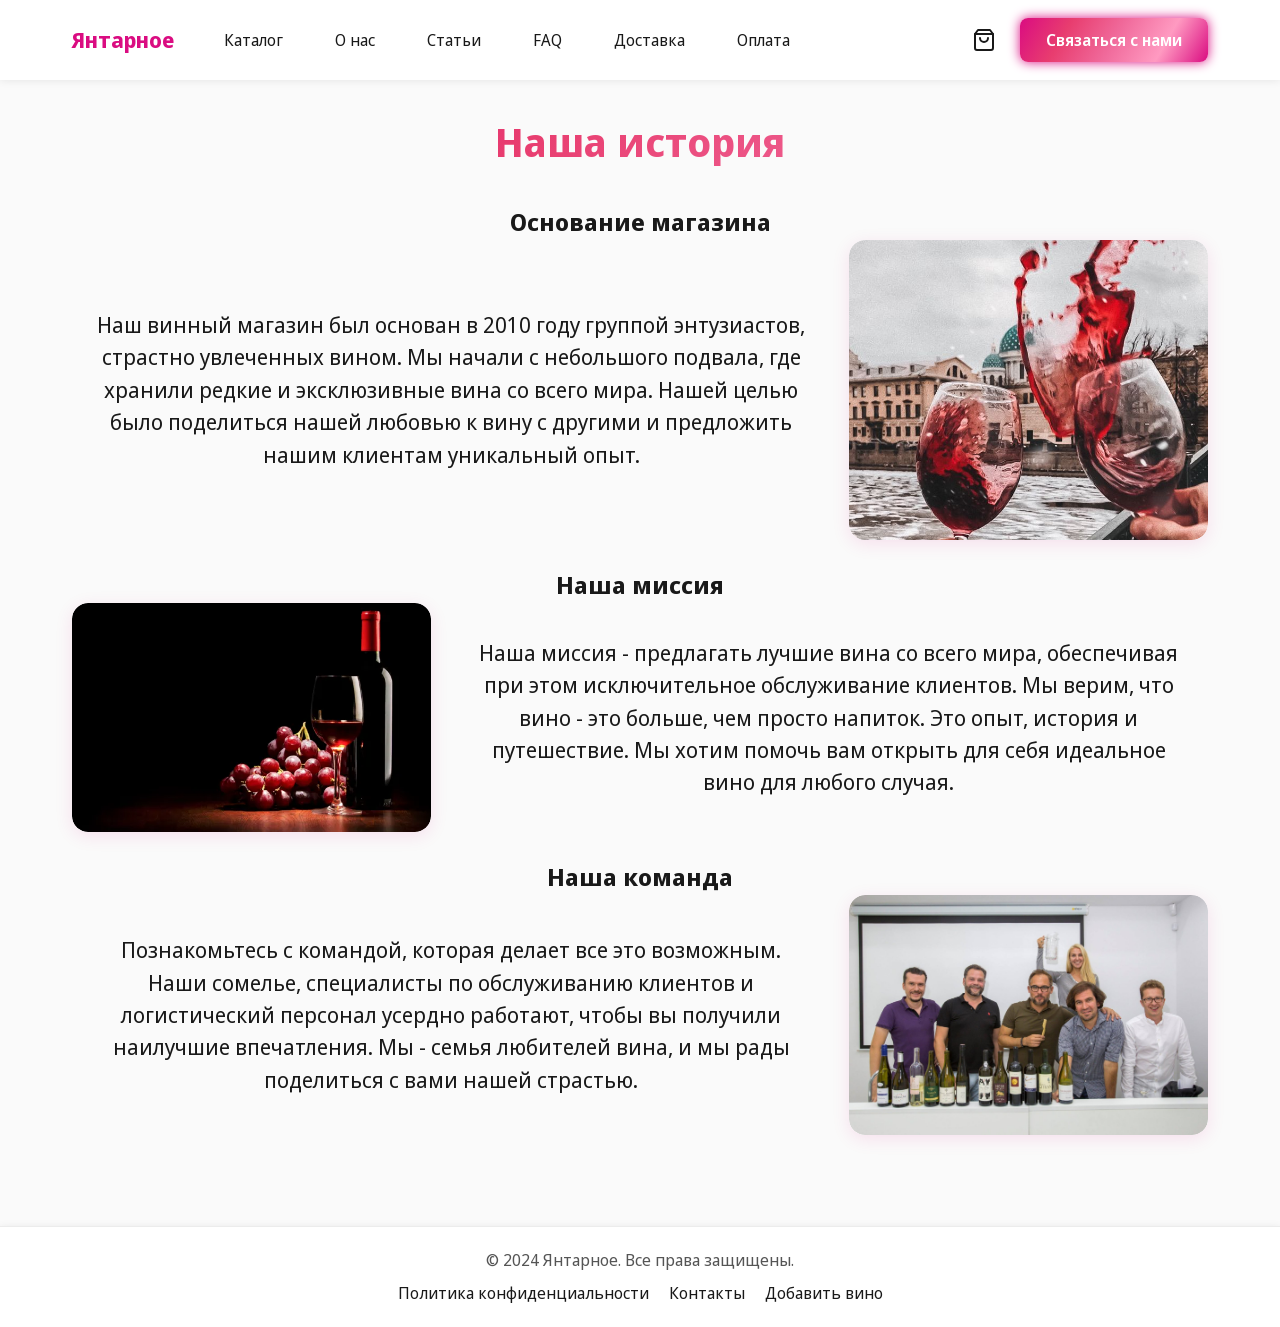
<file: wwwroot/about.html>
<!doctype html>
<html lang="ru">
    <head>
        <meta charset="utf-8" />
        <meta name="viewport" content="width=device-width, initial-scale=1.0" />
        <title>О нас - Янтарное</title>
        <!-- Шрифты -->
        <link
            href="https://fonts.googleapis.com/css2?family=Noto+Sans+Display:wght@400;600;700;800&display=swap"
            rel="stylesheet"
        />
        <!-- Стили -->
        <link href="styles/variables.css" rel="stylesheet" />
        <link href="styles/base.css" rel="stylesheet" />
        <link href="styles/header.css" rel="stylesheet" />
        <link href="styles/buttons.css" rel="stylesheet" />
        <link href="styles/aurora.css" rel="stylesheet" />
        <link href="styles/about_us.css" rel="stylesheet" />
        <link href="styles/footer.css" rel="stylesheet" />
        <link href="styles/scroll_top.css" rel="stylesheet" />
    </head>
    <body class="body">
        <header class="header">
            <div class="container header__inner">
                <div class="header__left">
                    <a href="index.html" class="header__logo">
                        <p class="header__logo-text">Янтарное</p>
                    </a>
                    <nav class="header__nav">
                        <a href="/Catalog" class="header__nav-link">Каталог</a>
                        <a href="about.html" class="header__nav-link">О нас</a>
                        <a href="articles.html" class="header__nav-link"
                            >Статьи</a
                        >
                        <a href="faq.html" class="header__nav-link">FAQ</a>
                        <a href="delivery.html" class="header__nav-link"
                            >Доставка</a
                        >
                        <a href="payment.html" class="header__nav-link"
                            >Оплата</a
                        >
                    </nav>
                </div>
                <div class="header__right">
                    <a
                        href="/Cart"
                        class="header__cart-icon"
                        aria-label="Корзина"
                    >
                        <svg
                            xmlns="http://www.w3.org/2000/svg"
                            width="24"
                            height="24"
                            viewBox="0 0 24 24"
                            fill="none"
                            stroke="currentColor"
                            stroke-width="2"
                            stroke-linecap="round"
                            stroke-linejoin="round"
                        >
                            <path
                                d="M6 2L3 6v14a2 2 0 0 0 2 2h14a2 2 0 0 0 2-2V6l-3-4z"
                            ></path>
                            <line x1="3" y1="6" x2="21" y2="6"></line>
                            <path d="M16 10a4 4 0 0 1-8 0"></path>
                        </svg>
                    </a>
                    <a href="contacts.html" class="button button-contact"
                        >Связаться с нами</a
                    >
                </div>
            </div>
        </header>

        <main>
            <section class="about">
                <div class="about__container">
                    <h1 class="about__title animate-aurora">Наша история</h1>
                    <h2 class="header_center">Основание магазина</h2>
                    <div class="about__row">
                        <div class="about__info about__info--wide">
                            <p>
                                Наш винный магазин был основан в 2010 году
                                группой энтузиастов, страстно увлеченных вином.
                                Мы начали с небольшого подвала, где хранили
                                редкие и эксклюзивные вина со всего мира. Нашей
                                целью было поделиться нашей любовью к вину с
                                другими и предложить нашим клиентам уникальный
                                опыт.
                            </p>
                        </div>
                        <div class="about__img">
                            <img src="img/rw.jpg" alt="Our History" />
                        </div>
                    </div>
                    <h2 class="header_center">Наша миссия</h2>
                    <div class="about__row">
                        <div class="about__img">
                            <img src="img/rwbw.webp" alt="Our Mission" />
                        </div>
                        <div class="about__info about__info--wide">
                            <p>
                                Наша миссия - предлагать лучшие вина со всего
                                мира, обеспечивая при этом исключительное
                                обслуживание клиентов. Мы верим, что вино - это
                                больше, чем просто напиток. Это опыт, история и
                                путешествие. Мы хотим помочь вам открыть для
                                себя идеальное вино для любого случая.
                            </p>
                        </div>
                    </div>
                    <h2 class="header_center">Наша команда</h2>
                    <div class="about__row">
                        <div class="about__info about__info--wide">
                            <p>
                                Познакомьтесь с командой, которая делает все это
                                возможным. Наши сомелье, специалисты по
                                обслуживанию клиентов и логистический персонал
                                усердно работают, чтобы вы получили наилучшие
                                впечатления. Мы - семья любителей вина, и мы
                                рады поделиться с вами нашей страстью.
                            </p>
                        </div>
                        <div class="about__img">
                            <img src="img/wine_team.jpg" alt="Our Team" />
                        </div>
                    </div>
                </div>
            </section>
        </main>

        <footer class="footer">
            <div class="container footer__container">
                <div class="footer__info">
                    <p>© 2024 Янтарное. Все права защищены.</p>
                    <div class="footer__links">
                        <a href="privacy.html" class="footer__link"
                            >Политика конфиденциальности</a
                        >
                        <a href="contacts.html" class="footer__link"
                            >Контакты</a
                        >
                        <a href="add_wine.html" class="footer__link"
                            >Добавить вино</a
                        >
                    </div>
                </div>
            </div>
        </footer>

        <div class="scroll-to-top" id="scrollToTop">
            <svg
                xmlns="http://www.w3.org/2000/svg"
                width="24"
                height="24"
                viewBox="0 0 24 24"
                fill="none"
                stroke="currentColor"
                stroke-width="2"
                stroke-linecap="round"
                stroke-linejoin="round"
            >
                <path d="M18 15l-6-6-6 6" />
            </svg>
        </div>
    </body>
    <script src="scripts/scroll_top.js"></script>
</html>
</file>
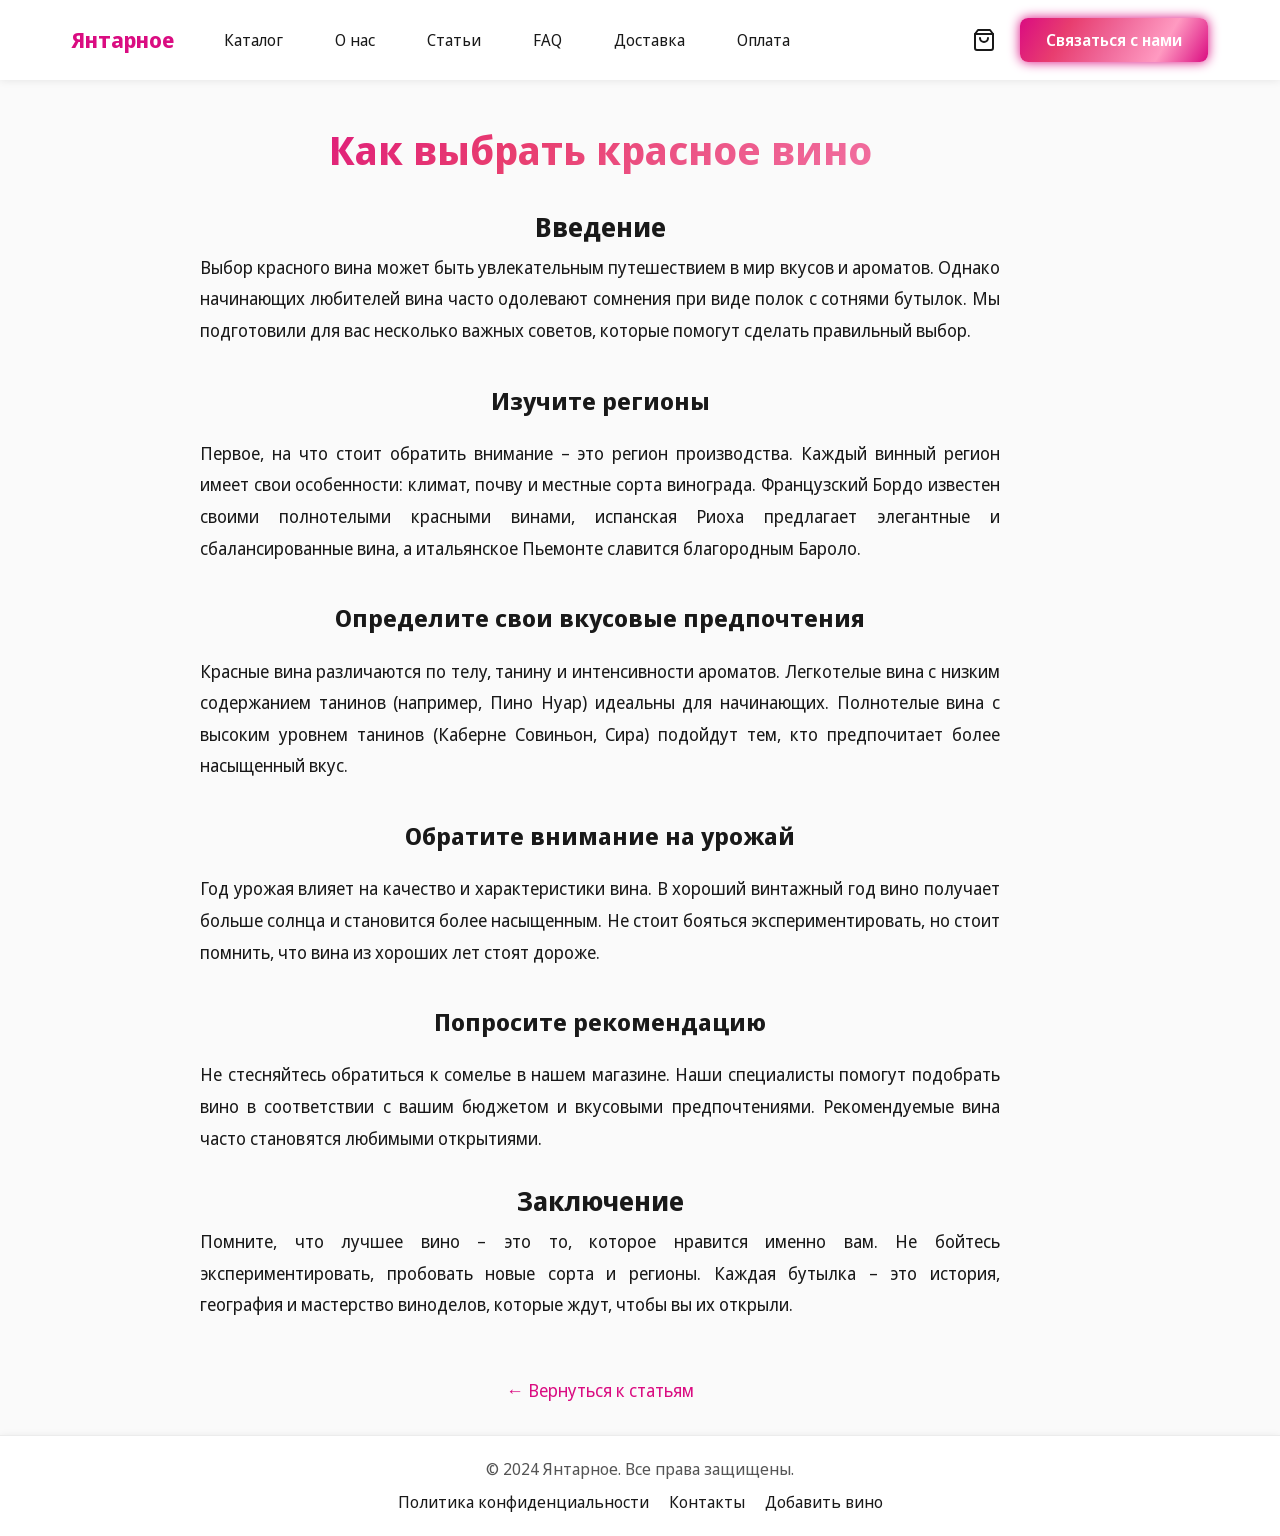
<file: wwwroot/article_red_wine.html>
<!doctype html>
<html lang="ru">
    <head>
        <meta charset="utf-8" />
        <meta name="viewport" content="width=device-width, initial-scale=1.0" />
        <title>Как выбрать красное вино - Янтарное</title>
        <!-- Шрифты -->
        <link
            href="https://fonts.googleapis.com/css2?family=Noto+Sans+Display:wght@400;600;700;800&display=swap"
            rel="stylesheet"
        />
        <!-- Стили -->
        <link href="styles/variables.css" rel="stylesheet" />
        <link href="styles/base.css" rel="stylesheet" />
        <link href="styles/header.css" rel="stylesheet" />
        <link href="styles/buttons.css" rel="stylesheet" />
        <link href="styles/aurora.css" rel="stylesheet" />
        <link href="styles/pages.css" rel="stylesheet" />
        <link href="styles/footer.css" rel="stylesheet" />
        <link href="styles/scroll_top.css" rel="stylesheet" />
    </head>
    <body class="body">
        <header class="header">
            <div class="container header__inner">
                <div class="header__left">
                    <a href="index.html" class="header__logo">
                        <p class="header__logo-text">Янтарное</p>
                    </a>
                    <nav class="header__nav">
                        <a href="Catalog" class="header__nav-link">Каталог</a>
                        <a href="about.html" class="header__nav-link">О нас</a>
                        <a href="articles.html" class="header__nav-link"
                            >Статьи</a
                        >
                        <a href="faq.html" class="header__nav-link">FAQ</a>
                        <a href="delivery.html" class="header__nav-link"
                            >Доставка</a
                        >
                        <a href="payment.html" class="header__nav-link"
                            >Оплата</a
                        >
                    </nav>
                </div>
                <div class="header__right">
                    <a
                        href="/Cart"
                        class="header__cart-icon"
                        aria-label="Корзина"
                    >
                        <svg
                            xmlns="http://www.w3.org/2000/svg"
                            width="24"
                            height="24"
                            viewBox="0 0 24 24"
                            fill="none"
                            stroke="currentColor"
                            stroke-width="2"
                            stroke-linecap="round"
                            stroke-linejoin="round"
                        >
                            <path
                                d="M6 2L3 6v14a2 2 0 0 0 2 2h14a2 2 0 0 0 2-2V6l-3-4z"
                            ></path>
                            <line x1="3" y1="6" x2="21" y2="6"></line>
                            <path d="M16 10a4 4 0 0 1-8 0"></path>
                        </svg>
                    </a>
                    <a href="contacts.html" class="button button-contact"
                        >Связаться с нами</a
                    >
                </div>
            </div>
        </header>

        <main>
            <section class="article-detail container">
                <article class="article-detail__content">
                    <h1 class="article-detail__title animate-aurora">
                        Как выбрать красное вино
                    </h1>

                    <div class="article-detail__body">
                        <h2>Введение</h2>
                        <p>
                            Выбор красного вина может быть увлекательным
                            путешествием в мир вкусов и ароматов. Однако
                            начинающих любителей вина часто одолевают сомнения
                            при виде полок с сотнями бутылок. Мы подготовили для
                            вас несколько важных советов, которые помогут
                            сделать правильный выбор.
                        </p>

                        <h2 class="article-detail__subtitle">
                            Изучите регионы
                        </h2>
                        <p>
                            Первое, на что стоит обратить внимание – это регион
                            производства. Каждый винный регион имеет свои
                            особенности: климат, почву и местные сорта
                            винограда. Французский Бордо известен своими
                            полнотелыми красными винами, испанская Риоха
                            предлагает элегантные и сбалансированные вина, а
                            итальянское Пьемонте славится благородным Бароло.
                        </p>

                        <h2 class="article-detail__subtitle">
                            Определите свои вкусовые предпочтения
                        </h2>
                        <p>
                            Красные вина различаются по телу, танину и
                            интенсивности ароматов. Легкотелые вина с низким
                            содержанием танинов (например, Пино Нуар) идеальны
                            для начинающих. Полнотелые вина с высоким уровнем
                            танинов (Каберне Совиньон, Сира) подойдут тем, кто
                            предпочитает более насыщенный вкус.
                        </p>

                        <h2 class="article-detail__subtitle">
                            Обратите внимание на урожай
                        </h2>
                        <p>
                            Год урожая влияет на качество и характеристики вина.
                            В хороший винтажный год вино получает больше солнца
                            и становится более насыщенным. Не стоит бояться
                            экспериментировать, но стоит помнить, что вина из
                            хороших лет стоят дороже.
                        </p>

                        <h2 class="article-detail__subtitle">
                            Попросите рекомендацию
                        </h2>
                        <p>
                            Не стесняйтесь обратиться к сомелье в нашем
                            магазине. Наши специалисты помогут подобрать вино в
                            соответствии с вашим бюджетом и вкусовыми
                            предпочтениями. Рекомендуемые вина часто становятся
                            любимыми открытиями.
                        </p>

                        <h2>Заключение</h2>
                        <p>
                            Помните, что лучшее вино – это то, которое нравится
                            именно вам. Не бойтесь экспериментировать, пробовать
                            новые сорта и регионы. Каждая бутылка – это история,
                            география и мастерство виноделов, которые ждут,
                            чтобы вы их открыли.
                        </p>
                    </div>

                    <a href="articles.html" class="article-detail__back-link"
                        >← Вернуться к статьям</a
                    >
                </article>
            </section>
        </main>

        <footer class="footer">
            <div class="container footer__container">
                <div class="footer__info">
                    <p>© 2024 Янтарное. Все права защищены.</p>
                    <div class="footer__links">
                        <a href="privacy.html" class="footer__link"
                            >Политика конфиденциальности</a
                        >
                        <a href="contacts.html" class="footer__link"
                            >Контакты</a
                        >
                        <a href="add_wine.html" class="footer__link"
                            >Добавить вино</a
                        >
                    </div>
                </div>
            </div>
        </footer>

        <div class="scroll-to-top" id="scrollToTop">
            <svg
                xmlns="http://www.w3.org/2000/svg"
                width="24"
                height="24"
                viewBox="0 0 24 24"
                fill="none"
                stroke="currentColor"
                stroke-width="2"
                stroke-linecap="round"
                stroke-linejoin="round"
            >
                <path d="M18 15l-6-6-6 6" />
            </svg>
        </div>
    </body>
    <script src="scripts/scroll_top.js"></script>
</html>
</file>
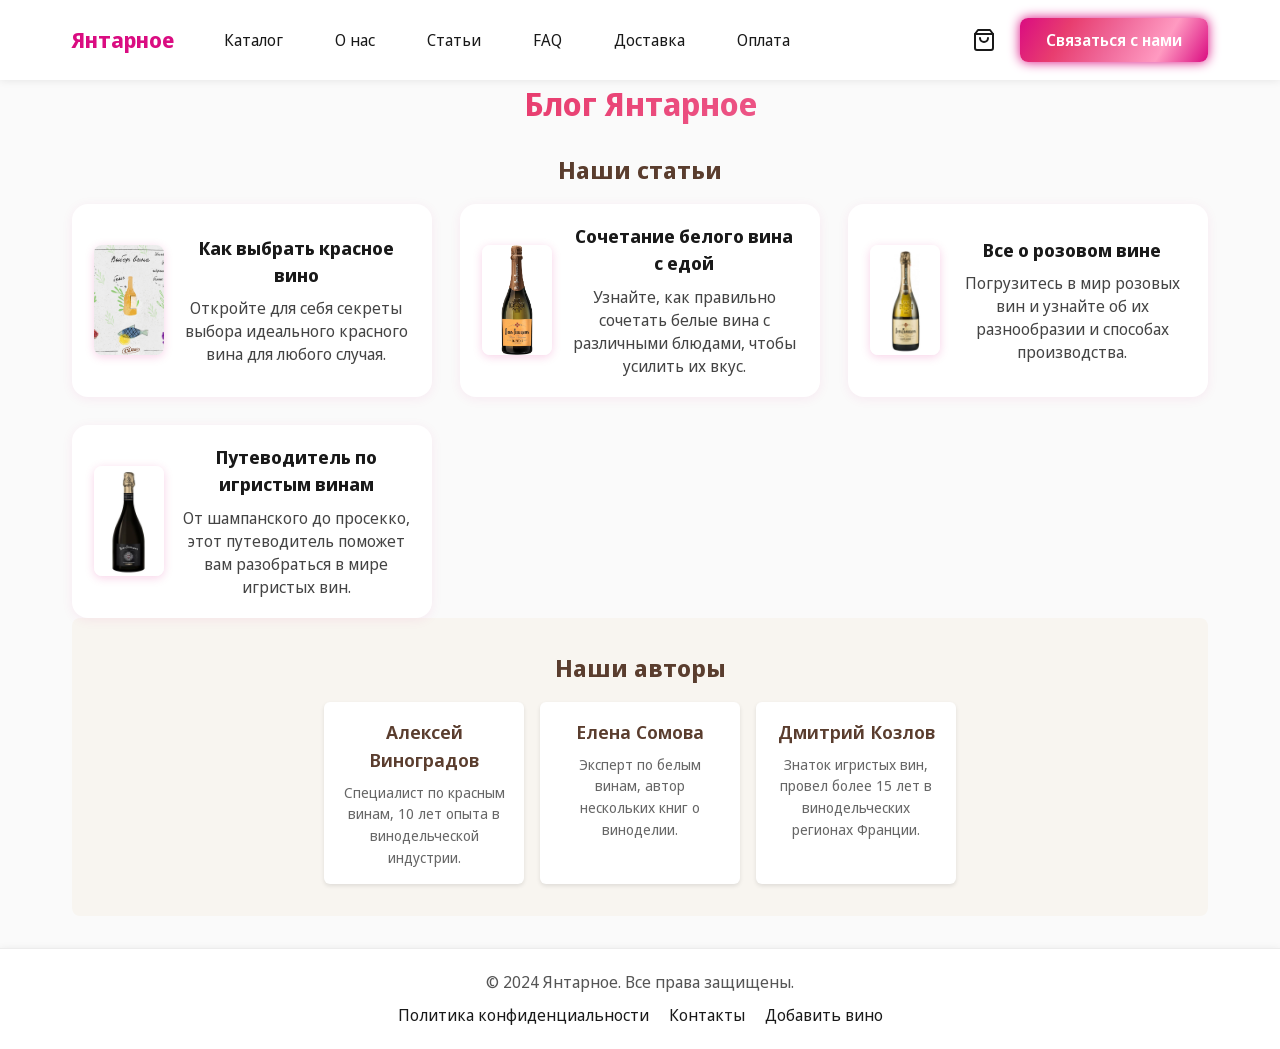
<file: wwwroot/articles.html>
<!doctype html>
<html lang="ru">
    <head>
        <meta charset="utf-8" />
        <meta name="viewport" content="width=device-width, initial-scale=1.0" />
        <title>Статьи - Янтарное</title>
        <!-- Шрифты -->
        <link
            href="https://fonts.googleapis.com/css2?family=Noto+Sans+Display:wght@400;600;700;800&display=swap"
            rel="stylesheet"
        />
        <!-- Стили -->
        <link href="styles/variables.css" rel="stylesheet" />
        <link href="styles/base.css" rel="stylesheet" />
        <link href="styles/header.css" rel="stylesheet" />
        <link href="styles/buttons.css" rel="stylesheet" />
        <link href="styles/aurora.css" rel="stylesheet" />
        <link href="styles/articles.css" rel="stylesheet" />
        <link href="styles/footer.css" rel="stylesheet" />
        <link href="styles/scroll_top.css" rel="stylesheet" />
    </head>
    <body class="body">
        <header class="header">
            <div class="container header__inner">
                <div class="header__left">
                    <a href="index.html" class="header__logo">
                        <p class="header__logo-text">Янтарное</p>
                    </a>
                    <nav class="header__nav">
                        <a href="Catalog" class="header__nav-link">Каталог</a>
                        <a href="about.html" class="header__nav-link">О нас</a>
                        <a href="articles.html" class="header__nav-link"
                            >Статьи</a
                        >
                        <a href="faq.html" class="header__nav-link">FAQ</a>
                        <a href="delivery.html" class="header__nav-link"
                            >Доставка</a
                        >
                        <a href="payment.html" class="header__nav-link"
                            >Оплата</a
                        >
                    </nav>
                </div>
                <div class="header__right">
                    <a
                        href="/Cart"
                        class="header__cart-icon"
                        aria-label="Корзина"
                    >
                        <svg
                            xmlns="http://www.w3.org/2000/svg"
                            width="24"
                            height="24"
                            viewBox="0 0 24 24"
                            fill="none"
                            stroke="currentColor"
                            stroke-width="2"
                            stroke-linecap="round"
                            stroke-linejoin="round"
                        >
                            <path
                                d="M6 2L3 6v14a2 2 0 0 0 2 2h14a2 2 0 0 0 2-2V6l-3-4z"
                            ></path>
                            <line x1="3" y1="6" x2="21" y2="6"></line>
                            <path d="M16 10a4 4 0 0 1-8 0"></path>
                        </svg>
                    </a>
                    <a href="contacts.html" class="button button-contact"
                        >Связаться с нами</a
                    >
                </div>
            </div>
        </header>

        <main>
            <section class="articles container">
                <h1 class="articles__title animate-aurora">Блог Янтарное</h1>

                <h2 class="authors-title header_center">Наши статьи</h2>
                <div class="articles__grid">
                    <a href="article_red_wine.html" class="article-card">
                        <img
                            class="article-card__img"
                            src="img/how_chose_wine.jpg"
                            alt="Red Wine"
                        />
                        <div class="article-card__body">
                            <p class="article-card__title">
                                Как выбрать красное вино
                            </p>
                            <p class="article-card__desc">
                                Откройте для себя секреты выбора идеального
                                красного вина для любого случая.
                            </p>
                        </div>
                    </a>
                    <a href="article_red_wine.html" class="article-card">
                        <img
                            class="article-card__img"
                            src="img/wine-products/wine-product1.webp"
                            alt="White Wine"
                        />
                        <div class="article-card__body">
                            <p class="article-card__title">
                                Сочетание белого вина с едой
                            </p>
                            <p class="article-card__desc">
                                Узнайте, как правильно сочетать белые вина с
                                различными блюдами, чтобы усилить их вкус.
                            </p>
                        </div>
                    </a>
                    <a href="article_red_wine.html" class="article-card">
                        <img
                            class="article-card__img"
                            src="img/wine-products/wine-product2.jpg"
                            alt="Rose Wine"
                        />
                        <div class="article-card__body">
                            <p class="article-card__title">
                                Все о розовом вине
                            </p>
                            <p class="article-card__desc">
                                Погрузитесь в мир розовых вин и узнайте об их
                                разнообразии и способах производства.
                            </p>
                        </div>
                    </a>
                    <a href="article_red_wine.html" class="article-card">
                        <img
                            class="article-card__img"
                            src="img/wine-products/wine-product3.jpg"
                            alt="Sparkling Wine"
                        />
                        <div class="article-card__body">
                            <p class="article-card__title">
                                Путеводитель по игристым винам
                            </p>
                            <p class="article-card__desc">
                                От шампанского до просекко, этот путеводитель
                                поможет вам разобраться в мире игристых вин.
                            </p>
                        </div>
                    </a>
                </div>
                <div class="authors-section">
                    <h2 class="authors-title header_center">Наши авторы</h2>
                    <div class="authors-list">
                        <div class="author-card">
                            <h3 class="author-name">Алексей Виноградов</h3>
                            <p class="author-bio">
                                Специалист по красным винам, 10 лет опыта в
                                винодельческой индустрии.
                            </p>
                        </div>
                        <div class="author-card">
                            <h3 class="author-name">Елена Сомова</h3>
                            <p class="author-bio">
                                Эксперт по белым винам, автор нескольких книг о
                                виноделии.
                            </p>
                        </div>
                        <div class="author-card">
                            <h3 class="author-name">Дмитрий Козлов</h3>
                            <p class="author-bio">
                                Знаток игристых вин, провел более 15 лет в
                                винодельческих регионах Франции.
                            </p>
                        </div>
                    </div>
                </div>
            </section>
        </main>

        <footer class="footer">
            <div class="container footer__container">
                <div class="footer__info">
                    <p>© 2024 Янтарное. Все права защищены.</p>
                    <div class="footer__links">
                        <a href="privacy.html" class="footer__link"
                            >Политика конфиденциальности</a
                        >
                        <a href="contacts.html" class="footer__link"
                            >Контакты</a
                        >
                        <a href="add_wine.html" class="footer__link"
                            >Добавить вино</a
                        >
                    </div>
                </div>
            </div>
        </footer>

        <div class="scroll-to-top" id="scrollToTop">
            <svg
                xmlns="http://www.w3.org/2000/svg"
                width="24"
                height="24"
                viewBox="0 0 24 24"
                fill="none"
                stroke="currentColor"
                stroke-width="2"
                stroke-linecap="round"
                stroke-linejoin="round"
            >
                <path d="M18 15l-6-6-6 6" />
            </svg>
        </div>
    </body>
    <script src="scripts/scroll_top.js"></script>
</html>
</file>
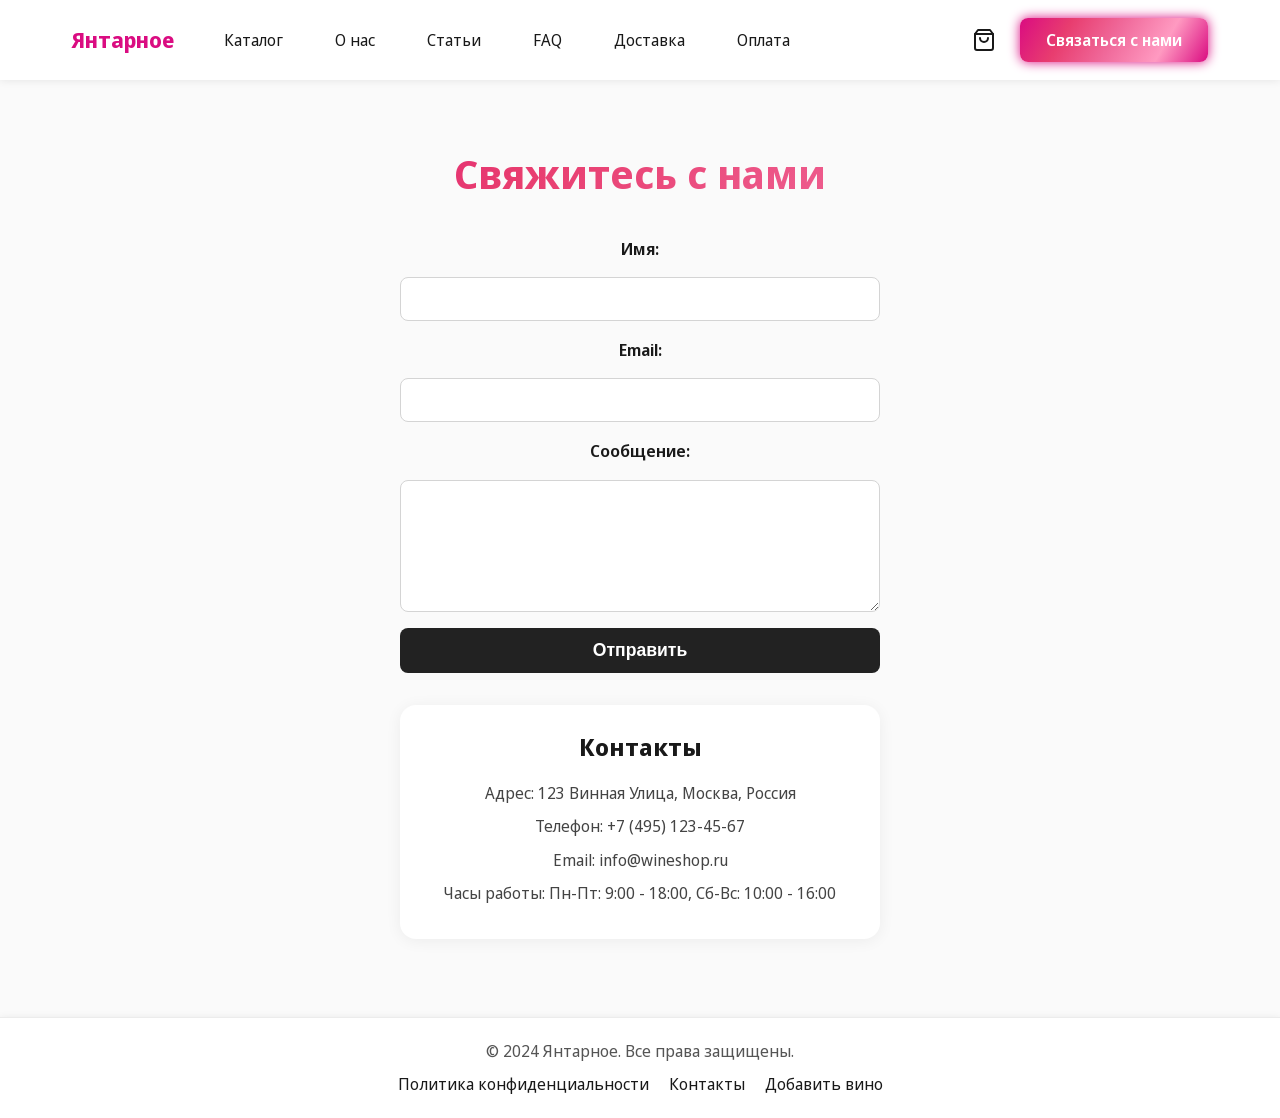
<file: wwwroot/contacts.html>
<!doctype html>
<html lang="ru">
    <head>
        <meta charset="utf-8" />
        <meta name="viewport" content="width=device-width, initial-scale=1.0" />
        <title>Контакты - Янтарное</title>
        <!-- Шрифты -->
        <link
            href="https://fonts.googleapis.com/css2?family=Noto+Sans+Display:wght@400;600;700;800&display=swap"
            rel="stylesheet"
        />
        <!-- Стили -->
        <link href="styles/variables.css" rel="stylesheet" />
        <link href="styles/base.css" rel="stylesheet" />
        <link href="styles/header.css" rel="stylesheet" />
        <link href="styles/buttons.css" rel="stylesheet" />
        <link href="styles/aurora.css" rel="stylesheet" />
        <link href="styles/form.css" rel="stylesheet" />
        <link href="styles/footer.css" rel="stylesheet" />
        <link href="styles/scroll_top.css" rel="stylesheet" />
    </head>
    <body class="body">
        <header class="header">
            <div class="container header__inner">
                <div class="header__left">
                    <a href="index.html" class="header__logo">
                        <p class="header__logo-text">Янтарное</p>
                    </a>
                    <nav class="header__nav">
                        <a href="Catalog" class="header__nav-link">Каталог</a>
                        <a href="about.html" class="header__nav-link">О нас</a>
                        <a href="articles.html" class="header__nav-link"
                            >Статьи</a
                        >
                        <a href="faq.html" class="header__nav-link">FAQ</a>
                        <a href="delivery.html" class="header__nav-link"
                            >Доставка</a
                        >
                        <a href="payment.html" class="header__nav-link"
                            >Оплата</a
                        >
                    </nav>
                </div>
                <div class="header__right">
                    <a
                        href="Cart"
                        class="header__cart-icon"
                        aria-label="Корзина"
                    >
                        <svg
                            xmlns="http://www.w3.org/2000/svg"
                            width="24"
                            viewBox="0 0 24 24"
                            fill="none"
                            stroke="currentColor"
                            stroke-width="2"
                            stroke-linecap="round"
                            stroke-linejoin="round"
                        >
                            <path
                                d="M6 2L3 6v14a2 2 0 0 0 2 2h14a2 2 0 0 0 2-2V6l-3-4z"
                            ></path>
                            <line x1="3" y1="6" x2="21" y2="6"></line>
                            <path d="M16 10a4 4 0 0 1-8 0"></path>
                        </svg>
                    </a>
                    <a href="contacts.html" class="button button-contact"
                        >Связаться с нами</a
                    >
                </div>
            </div>
        </header>

        <main>
            <section class="contact container">
                <h1 class="contact__title animate-aurora">Свяжитесь с нами</h1>
                <form class="contact__form">
                    <label for="name">Имя:</label>
                    <input type="text" id="name" name="name" required />

                    <label for="email">Email:</label>
                    <input type="email" id="email" name="email" required />

                    <label for="message">Сообщение:</label>
                    <textarea
                        id="message"
                        name="message"
                        rows="5"
                        required
                    ></textarea>

                    <button type="submit" class="button button-submit">
                        Отправить
                    </button>
                </form>
                <div class="contact__info">
                    <h2>Контакты</h2>
                    <p>Адрес: 123 Винная Улица, Москва, Россия</p>
                    <p>Телефон: +7 (495) 123-45-67</p>
                    <p>Email: info@wineshop.ru</p>
                    <p>
                        Часы работы: Пн-Пт: 9:00 - 18:00, Сб-Вс: 10:00 - 16:00
                    </p>
                </div>
            </section>
        </main>

        <footer class="footer">
            <div class="container footer__container">
                <div class="footer__info">
                    <p>© 2024 Янтарное. Все права защищены.</p>
                    <div class="footer__links">
                        <a href="privacy.html" class="footer__link"
                            >Политика конфиденциальности</a
                        >
                        <a href="contacts.html" class="footer__link"
                            >Контакты</a
                        >
                        <a href="add_wine.html" class="footer__link"
                            >Добавить вино</a
                        >
                    </div>
                </div>
            </div>
        </footer>

        <div class="scroll-to-top" id="scrollToTop">
            <svg
                xmlns="http://www.w3.org/2000/svg"
                width="24"
                height="24"
                viewBox="0 0 24 24"
                fill="none"
                stroke="currentColor"
                stroke-width="2"
                stroke-linecap="round"
                stroke-linejoin="round"
            >
                <path d="M18 15l-6-6-6 6" />
            </svg>
        </div>
    </body>
    <script src="scripts/scroll_top.js"></script>
</html>
</file>
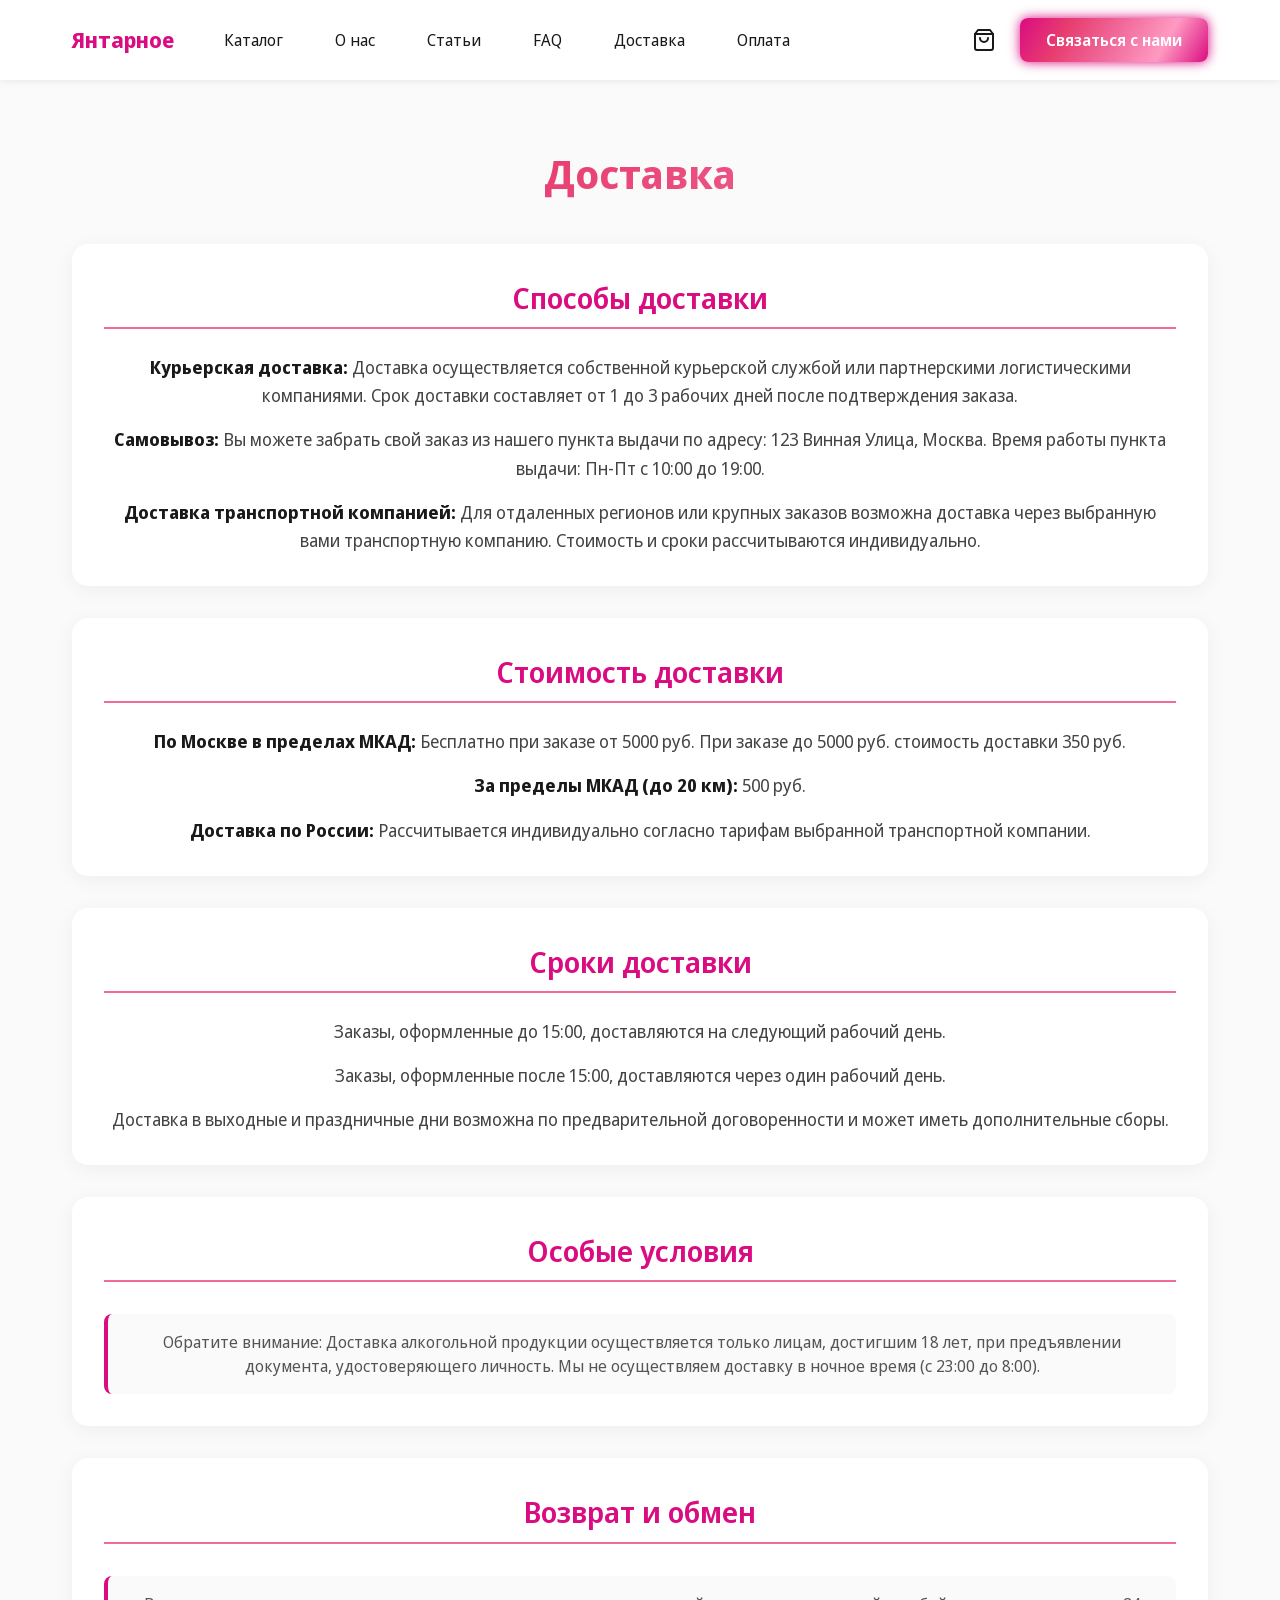
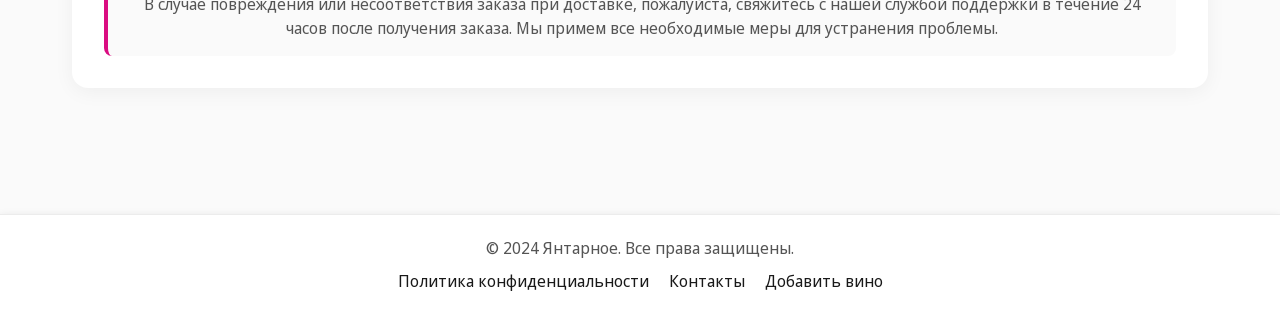
<file: wwwroot/delivery.html>
<!doctype html>
<html lang="ru">
    <head>
        <meta charset="utf-8" />
        <meta name="viewport" content="width=device-width, initial-scale=1.0" />
        <title>Доставка - Янтарное</title>
        <!-- Шрифты -->
        <link
            href="https://fonts.googleapis.com/css2?family=Noto+Sans+Display:wght@400;600;700;800&display=swap"
            rel="stylesheet"
        />
        <!-- Стили -->
        <link href="styles/variables.css" rel="stylesheet" />
        <link href="styles/base.css" rel="stylesheet" />
        <link href="styles/header.css" rel="stylesheet" />
        <link href="styles/buttons.css" rel="stylesheet" />
        <link href="styles/aurora.css" rel="stylesheet" />
        <link href="styles/pages.css" rel="stylesheet" />
        <link href="styles/footer.css" rel="stylesheet" />
        <link href="styles/scroll_top.css" rel="stylesheet" />
    </head>
    <body class="body">
        <header class="header">
            <div class="container header__inner">
                <div class="header__left">
                    <a href="index.html" class="header__logo">
                        <p class="header__logo-text">Янтарное</p>
                    </a>
                    <nav class="header__nav">
                        <a href="Catalog" class="header__nav-link">Каталог</a>
                        <a href="about.html" class="header__nav-link">О нас</a>
                        <a href="articles.html" class="header__nav-link"
                            >Статьи</a
                        >
                        <a href="faq.html" class="header__nav-link">FAQ</a>
                        <a href="delivery.html" class="header__nav-link"
                            >Доставка</a
                        >
                        <a href="payment.html" class="header__nav-link"
                            >Оплата</a
                        >
                    </nav>
                </div>
                <div class="header__right">
                    <a
                        href="/Cart"
                        class="header__cart-icon"
                        aria-label="Корзина"
                    >
                        <svg
                            xmlns="http://www.w3.org/2000/svg"
                            width="24"
                            height="24"
                            viewBox="0 0 24 24"
                            fill="none"
                            stroke="currentColor"
                            stroke-width="2"
                            stroke-linecap="round"
                            stroke-linejoin="round"
                        >
                            <path
                                d="M6 2L3 6v14a2 2 0 0 0 2 2h14a2 2 0 0 0 2-2V6l-3-4z"
                            ></path>
                            <line x1="3" y1="6" x2="21" y2="6"></line>
                            <path d="M16 10a4 4 0 0 1-8 0"></path>
                        </svg>
                    </a>
                    <a href="contacts.html" class="button button-contact"
                        >Связаться с нами</a
                    >
                </div>
            </div>
        </header>

        <main>
            <section class="delivery">
                <div class="delivery__container">
                    <h1 class="delivery__title animate-aurora">Доставка</h1>

                    <div class="delivery__section">
                        <h2 class="delivery__section-title">
                            Способы доставки
                        </h2>
                        <ul class="delivery__list">
                            <li class="delivery__item">
                                <strong>Курьерская доставка:</strong> Доставка
                                осуществляется собственной курьерской службой
                                или партнерскими логистическими компаниями. Срок
                                доставки составляет от 1 до 3 рабочих дней после
                                подтверждения заказа.
                            </li>
                            <li class="delivery__item">
                                <strong>Самовывоз:</strong> Вы можете забрать
                                свой заказ из нашего пункта выдачи по адресу:
                                123 Винная Улица, Москва. Время работы пункта
                                выдачи: Пн-Пт с 10:00 до 19:00.
                            </li>
                            <li class="delivery__item">
                                <strong
                                    >Доставка транспортной компанией:</strong
                                >
                                Для отдаленных регионов или крупных заказов
                                возможна доставка через выбранную вами
                                транспортную компанию. Стоимость и сроки
                                рассчитываются индивидуально.
                            </li>
                        </ul>
                    </div>

                    <div class="delivery__section">
                        <h2 class="delivery__section-title">
                            Стоимость доставки
                        </h2>
                        <ul class="delivery__list">
                            <li class="delivery__item">
                                <strong>По Москве в пределах МКАД:</strong>
                                Бесплатно при заказе от 5000 руб. При заказе до
                                5000 руб. стоимость доставки 350 руб.
                            </li>
                            <li class="delivery__item">
                                <strong>За пределы МКАД (до 20 км):</strong> 500
                                руб.
                            </li>
                            <li class="delivery__item">
                                <strong>Доставка по России:</strong>
                                Рассчитывается индивидуально согласно тарифам
                                выбранной транспортной компании.
                            </li>
                        </ul>
                    </div>

                    <div class="delivery__section">
                        <h2 class="delivery__section-title">Сроки доставки</h2>
                        <ul class="delivery__list">
                            <li class="delivery__item">
                                Заказы, оформленные до 15:00, доставляются на
                                следующий рабочий день.
                            </li>
                            <li class="delivery__item">
                                Заказы, оформленные после 15:00, доставляются
                                через один рабочий день.
                            </li>
                            <li class="delivery__item">
                                Доставка в выходные и праздничные дни возможна
                                по предварительной договоренности и может иметь
                                дополнительные сборы.
                            </li>
                        </ul>
                    </div>

                    <div class="delivery__section">
                        <h2 class="delivery__section-title">Особые условия</h2>
                        <p class="delivery__note">
                            Обратите внимание: Доставка алкогольной продукции
                            осуществляется только лицам, достигшим 18 лет, при
                            предъявлении документа, удостоверяющего личность. Мы
                            не осуществляем доставку в ночное время (с 23:00 до
                            8:00).
                        </p>
                    </div>

                    <div class="delivery__section">
                        <h2 class="delivery__section-title">Возврат и обмен</h2>
                        <p class="delivery__note">
                            В случае повреждения или несоответствия заказа при
                            доставке, пожалуйста, свяжитесь с нашей службой
                            поддержки в течение 24 часов после получения заказа.
                            Мы примем все необходимые меры для устранения
                            проблемы.
                        </p>
                    </div>
                </div>
            </section>
        </main>

        <footer class="footer">
            <div class="container footer__container">
                <div class="footer__info">
                    <p>© 2024 Янтарное. Все права защищены.</p>
                    <div class="footer__links">
                        <a href="privacy.html" class="footer__link"
                            >Политика конфиденциальности</a
                        >
                        <a href="contacts.html" class="footer__link"
                            >Контакты</a
                        >
                        <a href="add_wine.html" class="footer__link"
                            >Добавить вино</a
                        >
                    </div>
                </div>
            </div>
        </footer>

        <div class="scroll-to-top" id="scrollToTop">
            <svg
                xmlns="http://www.w3.org/2000/svg"
                width="24"
                height="24"
                viewBox="0 0 24 24"
                fill="none"
                stroke="currentColor"
                stroke-width="2"
                stroke-linecap="round"
                stroke-linejoin="round"
            >
                <path d="M18 15l-6-6-6 6" />
            </svg>
        </div>
    </body>
    <script src="scripts/scroll_top.js"></script>
</html>
</file>
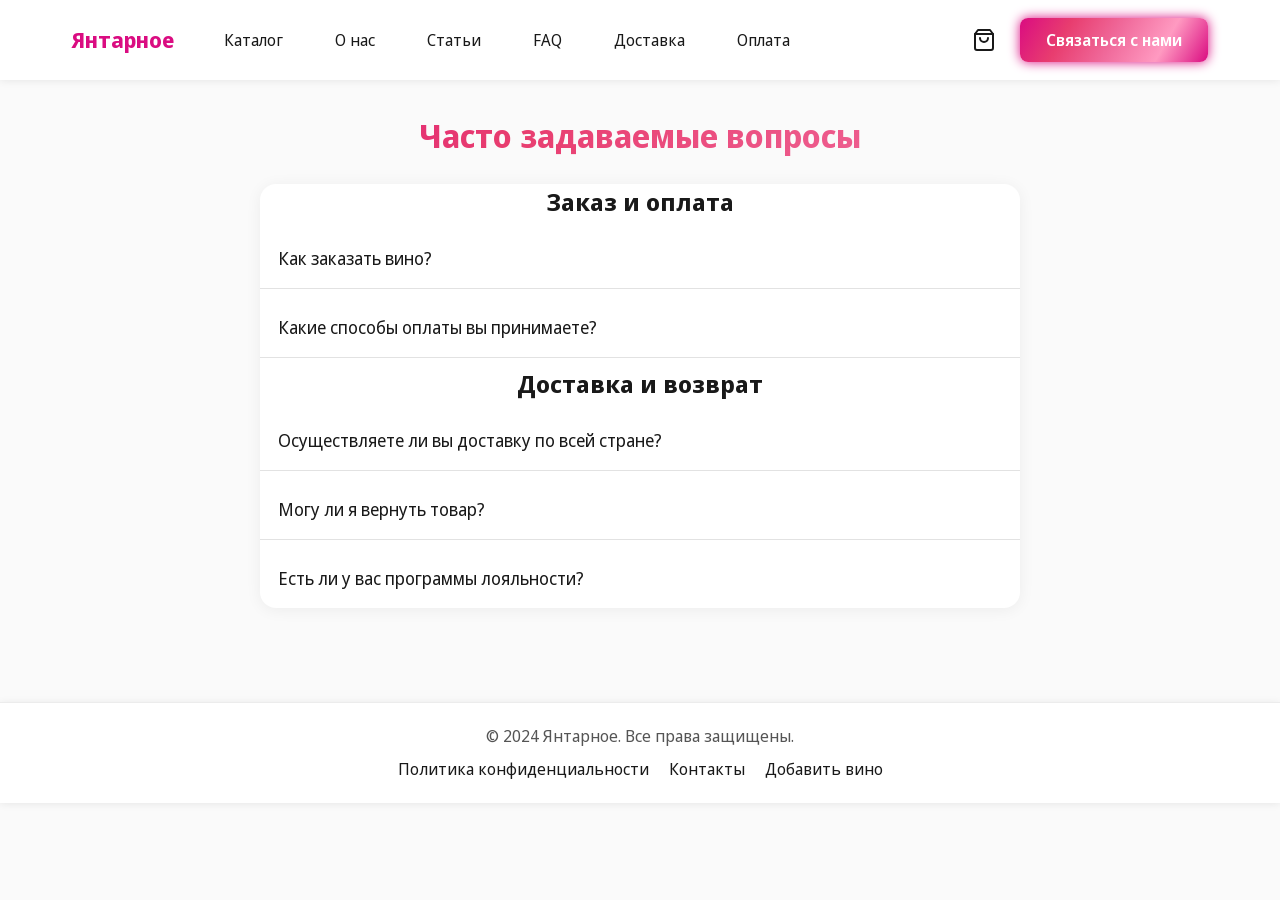
<file: wwwroot/faq.html>
<!doctype html>
<html lang="ru">
    <head>
        <meta charset="utf-8" />
        <meta name="viewport" content="width=device-width, initial-scale=1.0" />
        <title>FAQ - Янтарное</title>
        <!-- Шрифты -->
        <link
            href="https://fonts.googleapis.com/css2?family=Noto+Sans+Display:wght@400;600;700;800&display=swap"
            rel="stylesheet"
        />
        <!-- Стили -->
        <link href="styles/variables.css" rel="stylesheet" />
        <link href="styles/base.css" rel="stylesheet" />
        <link href="styles/header.css" rel="stylesheet" />
        <link href="styles/buttons.css" rel="stylesheet" />
        <link href="styles/aurora.css" rel="stylesheet" />
        <link href="styles/faq.css" rel="stylesheet" />
        <link href="styles/footer.css" rel="stylesheet" />
        <link href="styles/scroll_top.css" rel="stylesheet" />
    </head>
    <body class="body">
        <header class="header">
            <div class="container header__inner">
                <div class="header__left">
                    <a href="index.html" class="header__logo">
                        <p class="header__logo-text">Янтарное</p>
                    </a>
                    <nav class="header__nav">
                        <a href="Catalog" class="header__nav-link">Каталог</a>
                        <a href="about.html" class="header__nav-link">О нас</a>
                        <a href="articles.html" class="header__nav-link"
                            >Статьи</a
                        >
                        <a href="faq.html" class="header__nav-link">FAQ</a>
                        <a href="delivery.html" class="header__nav-link"
                            >Доставка</a
                        >
                        <a href="payment.html" class="header__nav-link"
                            >Оплата</a
                        >
                    </nav>
                </div>
                <div class="header__right">
                    <a
                        href="/Cart"
                        class="header__cart-icon"
                        aria-label="Корзина"
                    >
                        <svg
                            xmlns="http://www.w3.org/2000/svg"
                            width="24"
                            height="24"
                            viewBox="0 0 24 24"
                            fill="none"
                            stroke="currentColor"
                            stroke-width="2"
                            stroke-linecap="round"
                            stroke-linejoin="round"
                        >
                            <path
                                d="M6 2L3 6v14a2 2 0 0 0 2 2h14a2 2 0 0 0 2-2V6l-3-4z"
                            ></path>
                            <line x1="3" y1="6" x2="21" y2="6"></line>
                            <path d="M16 10a4 4 0 0 1-8 0"></path>
                        </svg>
                    </a>
                    <a href="contacts.html" class="button button-contact"
                        >Связаться с нами</a
                    >
                </div>
            </div>
        </header>

        <main>
            <section class="faq container">
                <h1 class="faq__title animate-aurora">
                    Часто задаваемые вопросы
                </h1>
                <div class="faq__list">
                    <h2 class="faq__subtitle">Заказ и оплата</h2>
                    <div class="faq__item">
                        <button class="faq__question">
                            Как заказать вино?
                        </button>
                        <div class="faq__answer">
                            <p>
                                Вы можете заказать вино, выбрав его в нашем
                                каталоге и добавив в корзину. Затем следуйте
                                инструкциям для оформления заказа.
                            </p>
                        </div>
                    </div>
                    <div class="faq__item">
                        <button class="faq__question">
                            Какие способы оплаты вы принимаете?
                        </button>
                        <div class="faq__answer">
                            <p>
                                Мы принимаем оплату банковскими картами Visa,
                                MasterCard, а также через системы электронных
                                платежей.
                            </p>
                        </div>
                    </div>
                    <h2 class="faq__subtitle">Доставка и возврат</h2>
                    <div class="faq__item">
                        <button class="faq__question">
                            Осуществляете ли вы доставку по всей стране?
                        </button>
                        <div class="faq__answer">
                            <p>
                                Да, мы осуществляем доставку по всей стране
                                через партнерские службы доставки. Подробнее о
                                зонах и сроках доставки можно узнать на странице
                                <a href="delivery.html">Доставка</a>.
                            </p>
                        </div>
                    </div>
                    <div class="faq__item">
                        <button class="faq__question">
                            Могу ли я вернуть товар?
                        </button>
                        <div class="faq__answer">
                            <p>
                                Возврат товара возможен в соответствии с
                                законодательством о защите прав потребителей.
                                Пожалуйста, ознакомьтесь с нашей политикой
                                возврата на странице
                                <a href="privacy.html"
                                    >Политика конфиденциальности</a
                                >.
                            </p>
                        </div>
                    </div>
                    <div class="faq__item">
                        <button class="faq__question">
                            Есть ли у вас программы лояльности?
                        </button>
                        <div class="faq__answer">
                            <p>
                                Да, у нас есть программа лояльности для
                                постоянных клиентов. Зарегистрируйтесь на сайте,
                                чтобы получать бонусы и скидки.
                            </p>
                        </div>
                    </div>
                </div>
            </section>
        </main>

        <footer class="footer">
            <div class="container footer__container">
                <div class="footer__info">
                    <p>© 2024 Янтарное. Все права защищены.</p>
                    <div class="footer__links">
                        <a href="privacy.html" class="footer__link"
                            >Политика конфиденциальности</a
                        >
                        <a href="contacts.html" class="footer__link"
                            >Контакты</a
                        >
                        <a href="add_wine.html" class="footer__link"
                            >Добавить вино</a
                        >
                    </div>
                </div>
            </div>
        </footer>

        <div class="scroll-to-top" id="scrollToTop">
            <svg
                xmlns="http://www.w3.org/2000/svg"
                width="24"
                height="24"
                viewBox="0 0 24 24"
                fill="none"
                stroke="currentColor"
                stroke-width="2"
                stroke-linecap="round"
                stroke-linejoin="round"
            >
                <path d="M18 15l-6-6-6 6" />
            </svg>
        </div>

        <script>
            document.addEventListener("DOMContentLoaded", () => {
                const faqItems = document.querySelectorAll(".faq__item");

                faqItems.forEach((item) => {
                    const question = item.querySelector(".faq__question");
                    question.addEventListener("click", () => {
                        item.classList.toggle("active");
                    });
                });
            });
        </script>
    </body>
    <script src="scripts/scroll_top.js"></script>
</html>
</file>
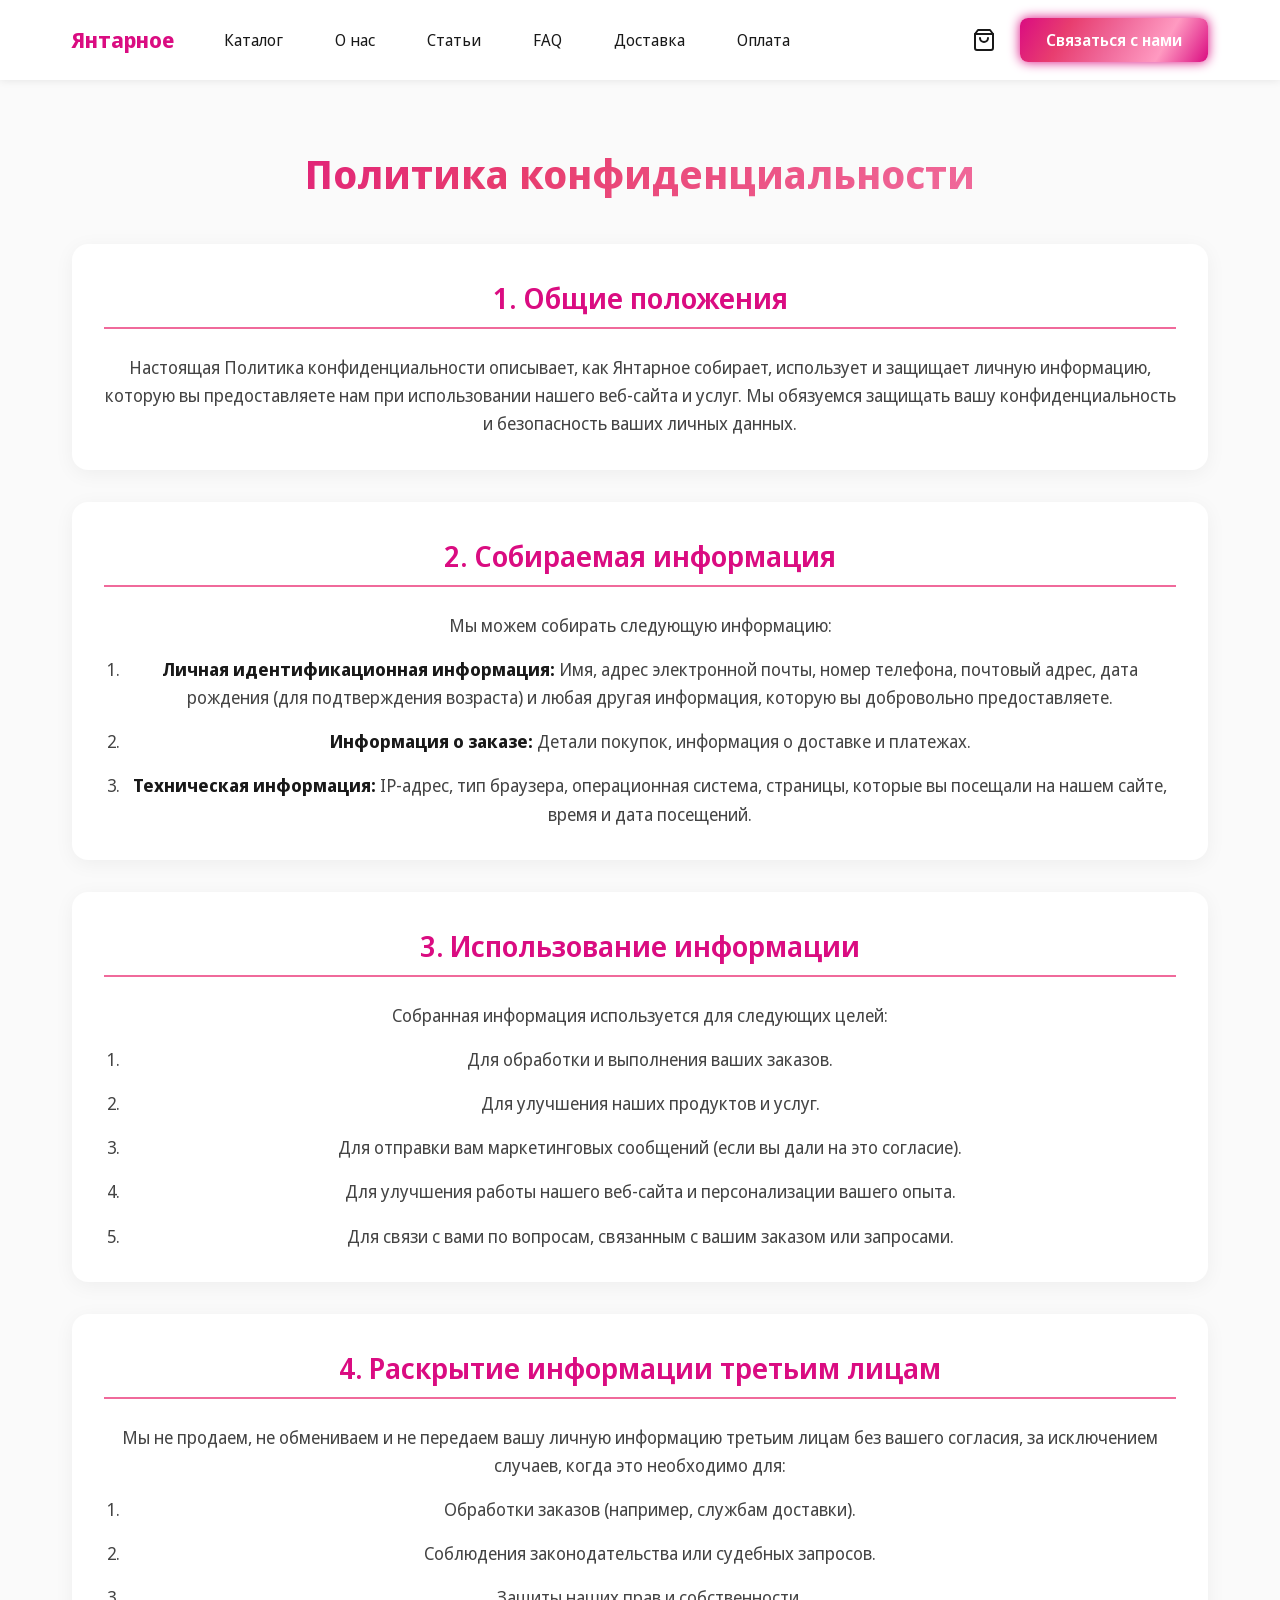
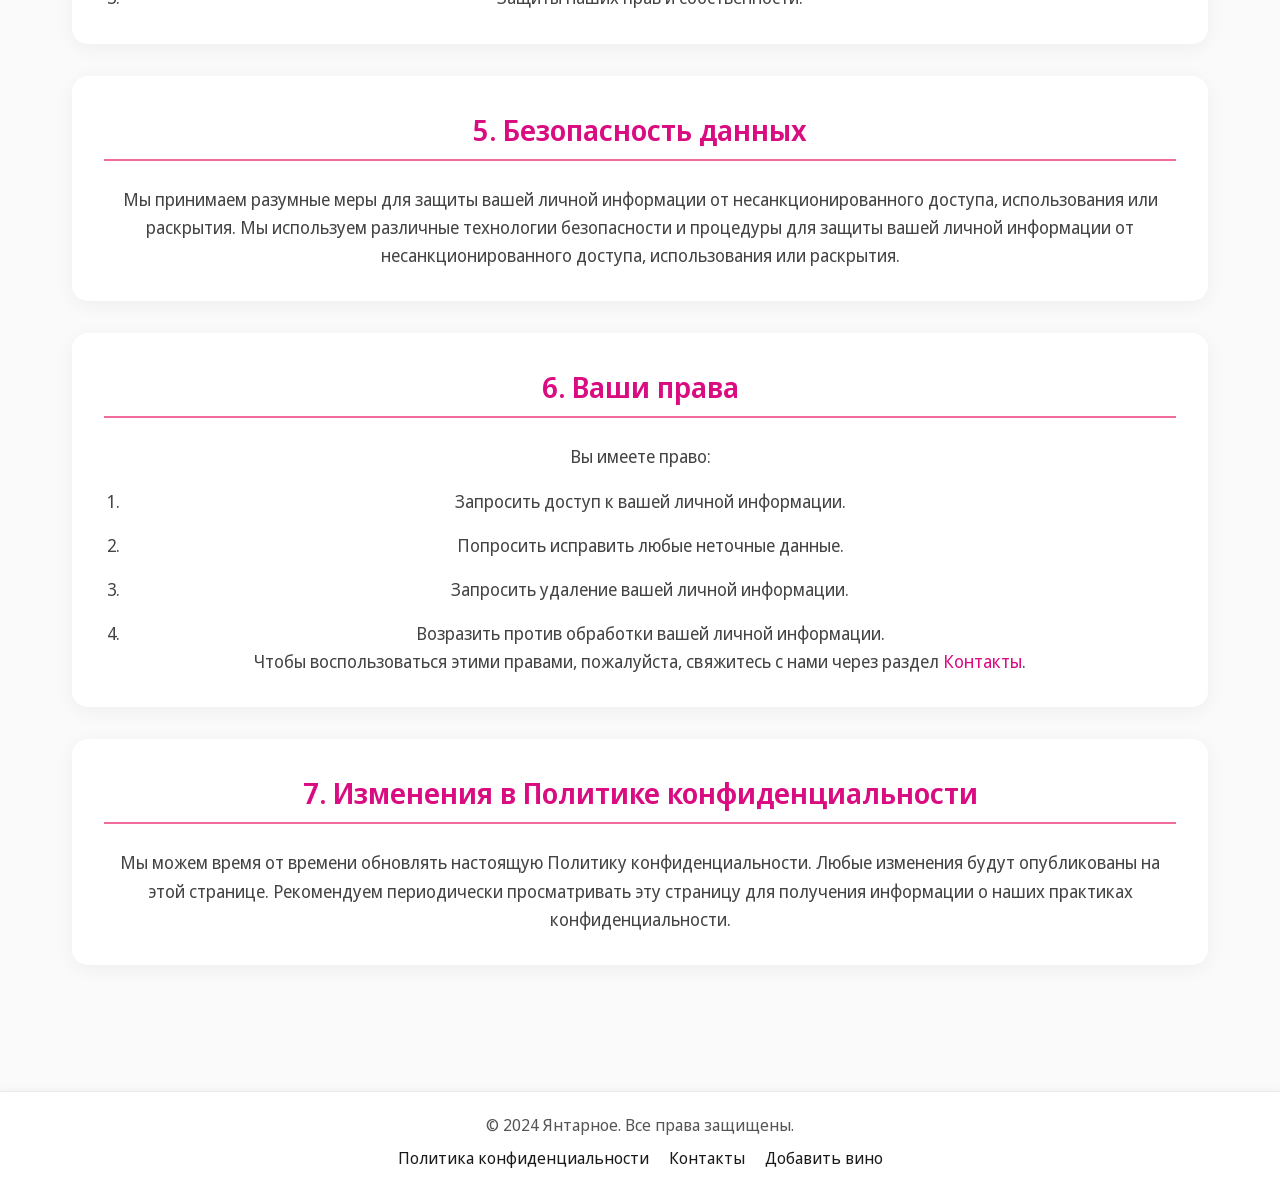
<file: wwwroot/privacy.html>
<!doctype html>
<html lang="ru">
    <head>
        <meta charset="utf-8" />
        <meta name="viewport" content="width=device-width, initial-scale=1.0" />
        <title>Политика конфиденциальности - Янтарное</title>
        <!-- Шрифты -->
        <link
            href="https://fonts.googleapis.com/css2?family=Noto+Sans+Display:wght@400;600;700;800&display=swap"
            rel="stylesheet"
        />
        <!-- Стили -->
        <link href="styles/variables.css" rel="stylesheet" />
        <link href="styles/base.css" rel="stylesheet" />
        <link href="styles/header.css" rel="stylesheet" />
        <link href="styles/buttons.css" rel="stylesheet" />
        <link href="styles/aurora.css" rel="stylesheet" />
        <link href="styles/pages.css" rel="stylesheet" />
        <link href="styles/footer.css" rel="stylesheet" />
        <link href="styles/scroll_top.css" rel="stylesheet" />
    </head>
    <body class="body">
        <header class="header">
            <div class="container header__inner">
                <div class="header__left">
                    <a href="index.html" class="header__logo">
                        <p class="header__logo-text">Янтарное</p>
                    </a>
                    <nav class="header__nav">
                        <a href="Catalog" class="header__nav-link">Каталог</a>
                        <a href="about.html" class="header__nav-link">О нас</a>
                        <a href="articles.html" class="header__nav-link"
                            >Статьи</a
                        >
                        <a href="faq.html" class="header__nav-link">FAQ</a>
                        <a href="delivery.html" class="header__nav-link"
                            >Доставка</a
                        >
                        <a href="payment.html" class="header__nav-link"
                            >Оплата</a
                        >
                    </nav>
                </div>
                <div class="header__right">
                    <a
                        href="/Cart"
                        class="header__cart-icon"
                        aria-label="Корзина"
                    >
                        <svg
                            xmlns="http://www.w3.org/2000/svg"
                            width="24"
                            height="24"
                            viewBox="0 0 24 24"
                            fill="none"
                            stroke="currentColor"
                            stroke-width="2"
                            stroke-linecap="round"
                            stroke-linejoin="round"
                        >
                            <path
                                d="M6 2L3 6v14a2 2 0 0 0 2 2h14a2 2 0 0 0 2-2V6l-3-4z"
                            ></path>
                            <line x1="3" y1="6" x2="21" y2="6"></line>
                            <path d="M16 10a4 4 0 0 1-8 0"></path>
                        </svg>
                    </a>
                    <a href="contacts.html" class="button button-contact"
                        >Связаться с нами</a
                    >
                </div>
            </div>
        </header>

        <main>
            <section class="privacy">
                <div class="privacy__container">
                    <h1 class="privacy__title animate-aurora">
                        Политика конфиденциальности
                    </h1>

                    <div class="privacy__section">
                        <h2 class="privacy__section-title">
                            1. Общие положения
                        </h2>
                        <p class="privacy__paragraph">
                            Настоящая Политика конфиденциальности описывает, как
                            Янтарное собирает, использует и защищает личную
                            информацию, которую вы предоставляете нам при
                            использовании нашего веб-сайта и услуг. Мы обязуемся
                            защищать вашу конфиденциальность и безопасность
                            ваших личных данных.
                        </p>
                    </div>

                    <div class="privacy__section">
                        <h2 class="privacy__section-title">
                            2. Собираемая информация
                        </h2>
                        <p class="privacy__paragraph">
                            Мы можем собирать следующую информацию:
                        </p>
                        <ul class="privacy__list">
                            <li class="privacy__item">
                                <strong
                                    >Личная идентификационная
                                    информация:</strong
                                >
                                Имя, адрес электронной почты, номер телефона,
                                почтовый адрес, дата рождения (для подтверждения
                                возраста) и любая другая информация, которую вы
                                добровольно предоставляете.
                            </li>
                            <li class="privacy__item">
                                <strong>Информация о заказе:</strong> Детали
                                покупок, информация о доставке и платежах.
                            </li>
                            <li class="privacy__item">
                                <strong>Техническая информация:</strong>
                                IP-адрес, тип браузера, операционная система,
                                страницы, которые вы посещали на нашем сайте,
                                время и дата посещений.
                            </li>
                        </ul>
                    </div>

                    <div class="privacy__section">
                        <h2 class="privacy__section-title">
                            3. Использование информации
                        </h2>
                        <p class="privacy__paragraph">
                            Собранная информация используется для следующих
                            целей:
                        </p>
                        <ul class="privacy__list">
                            <li class="privacy__item">
                                Для обработки и выполнения ваших заказов.
                            </li>
                            <li class="privacy__item">
                                Для улучшения наших продуктов и услуг.
                            </li>
                            <li class="privacy__item">
                                Для отправки вам маркетинговых сообщений (если
                                вы дали на это согласие).
                            </li>
                            <li class="privacy__item">
                                Для улучшения работы нашего веб-сайта и
                                персонализации вашего опыта.
                            </li>
                            <li class="privacy__item">
                                Для связи с вами по вопросам, связанным с вашим
                                заказом или запросами.
                            </li>
                        </ul>
                    </div>

                    <div class="privacy__section">
                        <h2 class="privacy__section-title">
                            4. Раскрытие информации третьим лицам
                        </h2>
                        <p class="privacy__paragraph">
                            Мы не продаем, не обмениваем и не передаем вашу
                            личную информацию третьим лицам без вашего согласия,
                            за исключением случаев, когда это необходимо для:
                        </p>
                        <ul class="privacy__list">
                            <li class="privacy__item">
                                Обработки заказов (например, службам доставки).
                            </li>
                            <li class="privacy__item">
                                Соблюдения законодательства или судебных
                                запросов.
                            </li>
                            <li class="privacy__item">
                                Защиты наших прав и собственности.
                            </li>
                        </ul>
                    </div>

                    <div class="privacy__section">
                        <h2 class="privacy__section-title">
                            5. Безопасность данных
                        </h2>
                        <p class="privacy__paragraph">
                            Мы принимаем разумные меры для защиты вашей личной
                            информации от несанкционированного доступа,
                            использования или раскрытия. Мы используем различные
                            технологии безопасности и процедуры для защиты вашей
                            личной информации от несанкционированного доступа,
                            использования или раскрытия.
                        </p>
                    </div>

                    <div class="privacy__section">
                        <h2 class="privacy__section-title">6. Ваши права</h2>
                        <p class="privacy__paragraph">Вы имеете право:</p>
                        <ul class="privacy__list">
                            <li class="privacy__item">
                                Запросить доступ к вашей личной информации.
                            </li>
                            <li class="privacy__item">
                                Попросить исправить любые неточные данные.
                            </li>
                            <li class="privacy__item">
                                Запросить удаление вашей личной информации.
                            </li>
                            <li class="privacy__item">
                                Возразить против обработки вашей личной
                                информации.
                            </li>
                        </ul>
                        <p class="privacy__paragraph">
                            Чтобы воспользоваться этими правами, пожалуйста,
                            свяжитесь с нами через раздел
                            <a href="contacts.html">Контакты</a>.
                        </p>
                    </div>

                    <div class="privacy__section">
                        <h2 class="privacy__section-title">
                            7. Изменения в Политике конфиденциальности
                        </h2>
                        <p class="privacy__paragraph">
                            Мы можем время от времени обновлять настоящую
                            Политику конфиденциальности. Любые изменения будут
                            опубликованы на этой странице. Рекомендуем
                            периодически просматривать эту страницу для
                            получения информации о наших практиках
                            конфиденциальности.
                        </p>
                    </div>
                </div>
            </section>
        </main>

        <footer class="footer">
            <div class="container footer__container">
                <div class="footer__info">
                    <p>© 2024 Янтарное. Все права защищены.</p>
                    <div class="footer__links">
                        <a href="privacy.html" class="footer__link"
                            >Политика конфиденциальности</a
                        >
                        <a href="contacts.html" class="footer__link"
                            >Контакты</a
                        >
                        <a href="add_wine.html" class="footer__link"
                            >Добавить вино</a
                        >
                    </div>
                </div>
            </div>
        </footer>

        <div class="scroll-to-top" id="scrollToTop">
            <svg
                xmlns="http://www.w3.org/2000/svg"
                width="24"
                height="24"
                viewBox="0 0 24 24"
                fill="none"
                stroke="currentColor"
                stroke-width="2"
                stroke-linecap="round"
                stroke-linejoin="round"
            >
                <path d="M18 15l-6-6-6 6" />
            </svg>
        </div>
    </body>
    <script src="scripts/scroll_top.js"></script>
</html>
</file>
<file: wwwroot/styles/variables.css>
/* ===========================================
   CSS Variables - Единые переменные проекта
   =========================================== */

:root {
    /* Цвета */
    --primary-color: #da0c81;
    --secondary-color: #e83d6f;
    --accent-pink: #f06a9b;
    --accent-light-pink: #ff9ac1;
    --accent-purple: #9353d3;

    /* Текст */
    --text-color: #191919;
    --text-color-light: #444;
    --text-color-muted: #555;
    --text-color-white: #fff;

    /* Фоны */
    --background-color: #fafafa;
    --background-color-white: #fff;
    --background-color-light: #f9f9fa;
    --background-color-alt: #f6f6fa;
    --background-color-hero-overlay: rgba(32, 7, 34, 0.47);

    /* Границы */
    --border-color: #d4d4d4;
    --border-color-light: #ececec;
    --border-color-input: #dedede;
    --border-color-faq: #e2e2e2;

    /* Размеры */
    --container-max-width: 1200px;
    --padding-horizontal: 32px;
    --header-height: 80px;

    /* Скругления */
    --border-radius-sm: 8px;
    --border-radius-md: 12px;
    --border-radius-lg: 16px;
    --border-radius-xl: 20px;
    --border-radius-pill: 20px;

    /* Тени */
    --box-shadow-sm: 0 1px 8px rgba(0, 0, 0, 0.08);
    --box-shadow-md: 0 2px 16px rgba(0, 0, 0, 0.06);
    --box-shadow-lg: 0 4px 20px rgba(0, 0, 0, 0.05);
    --box-shadow-card: 0 3px 15px rgb(218 12 129 / 0.12);
    --box-shadow-card-hover: 0 6px 30px rgb(218 12 129 / 0.25);
    --box-shadow-primary: 0 0 16px rgba(218, 12, 129, 0.67);
    --box-shadow-image: 0 4px 18px 0 rgba(218, 12, 129, 0.11);
    --box-shadow-article: 0 2px 12px rgba(218, 12, 129, 0.07);

    /* Анимации */
    --transition-duration: 0.2s;
    --transition-duration-slow: 0.3s;
    --animation-duration: 10s;

    /* Эффекты при наведении */
    --hover-brightness: 1.1;
    --hover-scale: 1.03;

    /* Градиенты */
    --primary-gradient: linear-gradient(
        135deg,
        var(--primary-color),
        var(--secondary-color),
        var(--accent-pink),
        var(--accent-light-pink),
        var(--accent-purple),
        var(--primary-color)
    );

    --button-gradient: linear-gradient(
        120deg,
        var(--primary-color),
        var(--secondary-color),
        var(--accent-pink),
        var(--accent-light-pink),
        var(--primary-color)
    );
}
</file>
<file: wwwroot/styles/base.css>
/* ===========================================
   Base Styles - Базовые стили
   =========================================== */

* {
    box-sizing: border-box;
    padding: 0;
    margin: 0;
}

html,
body {
    height: 100%;
    width: 100%;
    text-align: center;
}

body {
    background-color: var(--background-color);
    color: var(--text-color);
    margin: 0;
    font-family: "Noto Sans Display", sans-serif;
    line-height: 1.5;
}

.map-container {
    width: 100%;
    height: 300px;
    margin-top: 2rem;
    border-radius: 8px;
    overflow: hidden;
}
#map {
    width: 100%;
    height: 100%;
}

.header_center {
    text-align: center;
}

a {
    text-decoration: none;
    color: inherit;
}

img {
    max-width: 100%;
    height: auto;
}

p {
    margin: 0;
}

/* Контейнер */
._container,
.container {
    max-width: var(--container-max-width);
    margin: 0 auto;
    padding-left: var(--padding-horizontal);
    padding-right: var(--padding-horizontal);
}
</file>
<file: wwwroot/styles/header.css>
/* ===========================================
   Header Styles - Стили шапки
   =========================================== */

.header {
    width: 100%;
    background: var(--background-color-white);
    box-shadow: var(--box-shadow-sm);
    padding: 0;
}

.header__inner {
    display: flex;
    align-items: center;
    justify-content: space-between;
    height: var(--header-height);
    padding: 0 var(--padding-horizontal);
}

.header__left {
    display: flex;
    align-items: center;
    gap: 36px;
}

.header__logo {
    display: flex;
    align-items: center;
    gap: 8px;
    font-size: 1.35rem;
    font-weight: bold;
    color: var(--primary-color);
    text-decoration: none;
}

.header__logo-img {
    height: 32px;
    width: 32px;
}

.header__logo-text {
    font-size: 1.35rem;
    font-weight: bold;
    color: var(--primary-color);
}

.header__nav {
    display: flex;
    gap: 24px;
}

.header__nav-link {
    font-size: 1rem;
    color: var(--text-color);
    padding: 8px 14px;
    border-radius: var(--border-radius-sm);
    text-decoration: none;
    transition:
        background var(--transition-duration),
        color var(--transition-duration);
}

.header__nav-link:hover,
.header__nav-link:focus {
    color: var(--text-color-white);
    background: var(--primary-color);
}

.header__right {
    display: flex;
    align-items: center;
    gap: 18px;
}

.header__cart-icon {
    display: flex;
    align-items: center;
    justify-content: center;
    color: var(--text-color);
    text-decoration: none;
    padding: 6px;
    border-radius: 7px;
    transition: background var(--transition-duration);
}

.header__cart-icon:hover {
    background: var(--background-color-alt);
    color: var(--primary-color);
}

.header__btn {
    background: none;
    border: none;
    padding: 6px;
    border-radius: 7px;
    cursor: pointer;
    display: flex;
    align-items: center;
    transition: background var(--transition-duration);
}

.header__btn:hover {
    background: var(--background-color-alt);
}

/* Адаптивность */
@media (max-width: 900px) {
    .header__nav {
        gap: 12px;
    }

    .header__nav-link {
        padding: 6px 10px;
        font-size: 0.9rem;
    }
}
</file>
<file: wwwroot/styles/buttons.css>
/* ===========================================
   Button Styles - Стили кнопок
   =========================================== */

.button {
    padding: 12px 24px;
    border-radius: var(--border-radius-md);
    font-weight: 600;
    font-size: 1rem;
    transition:
        background var(--transition-duration),
        color var(--transition-duration),
        transform var(--transition-duration);
    cursor: pointer;
    border: none;
    outline: none;
    text-decoration: none;
    display: inline-block;
}

.button-main {
    background: var(--button-gradient);
    color: var(--text-color-white);
    box-shadow: var(--box-shadow-primary);
}

.button-main:hover {
    filter: brightness(var(--hover-brightness));
    transform: scale(var(--hover-scale));
}

.button-outline {
    background: transparent;
    color: var(--primary-color);
    border: 2px solid var(--primary-color);
}

.button-outline:hover {
    background: var(--button-gradient);
    color: var(--text-color-white);
}

.button-contact {
    background: var(--button-gradient);
    color: var(--text-color-white);
    border: none;
    border-radius: var(--border-radius-sm);
    font-weight: 600;
    padding: 10px 26px;
    font-size: 1rem;
    box-shadow: 0 0 12px var(--primary-color);
    transition:
        background var(--transition-duration),
        transform var(--transition-duration);
}

.button-contact:hover {
    filter: brightness(1.15);
    transform: scale(1.04);
}

.button-submit {
    background: #222;
    color: var(--text-color-white);
    border: none;
    border-radius: var(--border-radius-sm);
    padding: 12px 18px;
    font-weight: 600;
    font-size: 1.1rem;
    cursor: pointer;
    transition: background var(--transition-duration);
}

.button-submit:hover {
    background: var(--primary-color);
}
</file>
<file: wwwroot/styles/aurora.css>
/* ===========================================
   Aurora Animation - Анимация градиента
   =========================================== */

.hero__gradient,
.animate-aurora {
    background: var(--primary-gradient);
    background-size: 200% 200%;
    background-clip: text;
    -webkit-background-clip: text;
    -webkit-text-fill-color: transparent;
    animation: aurora var(--animation-duration) ease-in-out infinite;
}

@keyframes aurora {
    0% {
        background-position: 0% 50%;
    }

    50% {
        background-position: 100% 50%;
    }

    100% {
        background-position: 0% 50%;
    }
}
</file>
<file: wwwroot/styles/about_us.css>
/* ===========================================
   About Section - Стили секции "О нас"
   =========================================== */

.about {
    margin: 2rem 0;
    padding-bottom: 2rem;
}

.about__container {
    max-width: var(--container-max-width);
    margin: 0 auto;
    padding: 0 var(--padding-horizontal);
}

.about__title {
    font-weight: 700;
    font-size: 2.5rem;
    text-align: center;
    color: var(--text-color);
    margin-bottom: 2rem;
}

.about__row {
    display: flex;
    gap: 18px;
    justify-content: center;
    align-items: stretch;
    width: 100%;
    margin-bottom: 1.7rem;
}

.about__img {
    flex: 1 1 0;
    min-width: 0;
    min-height: 170px;
    max-height: 300px;
    border-radius: var(--border-radius-lg);
    box-shadow: var(--box-shadow-image);
    display: flex;
    align-items: center;
    justify-content: center;
    background: var(--background-color-white);
    overflow: hidden;
}

.about__img img {
    width: 100%;
    height: 100%;
    object-fit: cover;
    border-radius: var(--border-radius-lg);
}

.about__info {
    flex: 1 1 0;
    min-width: 0;
    background: transparent;
    color: var(--text-color);
    font-size: 1.35rem;
    display: flex;
    align-items: center;
    justify-content: center;
    text-align: center;
    padding: 0 1.25rem;
    border-radius: var(--border-radius-lg);
}

.about__info--wide {
    flex: 2 1 0;
}

@media (max-width: 900px) {
    .about__container {
        padding: 0 10px;
    }

    .about__row {
        flex-wrap: wrap;
        gap: 12px;
    }

    .about__img,
    .about__info {
        height: 120px;
        min-width: 120px;
        font-size: 1.1rem;
    }
}
</file>
<file: wwwroot/styles/footer.css>
/* ===========================================
   Footer Styles - Стили подвала
   =========================================== */

.footer {
    background: var(--background-color-white);
    border-top: 1px solid var(--border-color-light);
    color: var(--text-color);
    width: 100%;
    margin: 30px 0 18px 0;
    font-size: 1.1rem;
    box-shadow: var(--box-shadow-sm);
}

.footer__container {
    max-width: var(--container-max-width);
    margin: 0 auto;
    padding: 20px var(--padding-horizontal);
    text-align: center;
}

.footer__info {
    color: var(--text-color-muted);
    font-size: 1.02rem;
    line-height: 1.6;
}

.footer__links {
    display: inline-block;
    margin-top: 7px;
    color: var(--text-color);
}

.footer__link {
    color: var(--text-color);
    text-decoration: none;
    padding: 0 8px;
    font-size: 1.01rem;
    transition: color var(--transition-duration);
}

.footer__link:hover {
    color: var(--primary-color);
}
</file>
<file: wwwroot/styles/scroll_top.css>
.scroll-to-top {
    position: fixed;
    bottom: 30px;
    right: 30px;
    width: 50px;
    height: 50px;
    background-color: var(--primary-color);
    color: white;
    border-radius: 50%;
    display: flex;
    align-items: center;
    justify-content: center;
    cursor: pointer;
    opacity: 0;
    visibility: hidden;
    transition:
        opacity 0.3s,
        visibility 0.3s;
    z-index: 1000;
}

.scroll-to-top:hover {
    background-color: var(--primary-color);
}

.scroll-to-top.show {
    opacity: 1;
    visibility: visible;
}
</file>
<file: wwwroot/styles/pages.css>
/* ===========================================
   Pages Styles - Стили информационных страниц
   (Доставка, Оплата, Политика конфиденциальности)
   =========================================== */

/* Общие стили для информационных секций */
.delivery,
.payment,
.privacy {
    padding: 4rem 0;
}

.delivery__container,
.payment__container,
.privacy__container {
    max-width: var(--container-max-width);
    margin: 0 auto;
    padding: 0 var(--padding-horizontal);
}

.delivery__title,
.payment__title,
.privacy__title {
    font-size: 2.5rem;
    font-weight: 700;
    text-align: center;
    color: var(--text-color);
    margin-bottom: 2.5rem;
}

/* Секции контента */
.delivery__section,
.payment__section,
.privacy__section {
    background: var(--background-color-white);
    border-radius: var(--border-radius-lg);
    box-shadow: var(--box-shadow-lg);
    padding: 32px;
    margin-bottom: 2rem;
}

.delivery__section-title,
.payment__section-title,
.privacy__section-title {
    font-size: 1.8rem;
    font-weight: 600;
    color: var(--primary-color);
    margin-bottom: 1.5rem;
    border-bottom: 2px solid var(--accent-pink);
    padding-bottom: 0.5rem;
}

/* Списки */
.delivery__list,
.payment__list,
.privacy__list {
    list-style: none;
    padding: 0;
    margin: 0;
}

.privacy__list {
    list-style: decimal;
    padding-left: 20px;
}

.delivery__item,
.payment__item,
.privacy__item {
    font-size: 1.1rem;
    line-height: 1.6;
    margin-bottom: 1rem;
    color: var(--text-color-light);
}

.delivery__item strong,
.payment__item strong,
.privacy__item strong {
    color: var(--text-color);
}

.delivery__item:last-child,
.payment__item:last-child,
.privacy__item:last-child {
    margin-bottom: 0;
}

/* Параграфы */
.privacy__paragraph {
    font-size: 1.1rem;
    line-height: 1.6;
    color: var(--text-color-light);
    margin-bottom: 1rem;
}

.privacy__paragraph:last-child {
    margin-bottom: 0;
}

.privacy__paragraph a {
    color: var(--primary-color);
}

.privacy__paragraph a:hover {
    text-decoration: underline;
}

/* Примечания */
.delivery__note,
.payment__note {
    font-size: 1rem;
    color: var(--text-color-muted);
    margin-top: 2rem;
    padding: 16px;
    background-color: var(--background-color);
    border-left: 4px solid var(--primary-color);
    border-radius: var(--border-radius-sm);
}

/* Иконки платежных систем */
.payment__icons {
    display: flex;
    gap: 20px;
    margin-top: 1rem;
    flex-wrap: wrap;
    justify-content: center;
}

.payment__icons img {
    height: 40px;
    width: auto;
    object-fit: contain;
    border: 1px solid var(--border-color-light);
    border-radius: 6px;
    padding: 5px 10px;
    background: var(--background-color-white);
}

/* ===========================================
   Article Detail Page Styles
   =========================================== */

.article-detail {
    margin: 2.5rem 0 2rem 0;
}

.article-detail__content {
    max-width: 800px;
    margin: 0 auto;
}

.article-detail__title {
    font-size: 2.5rem;
    font-weight: 700;
    color: var(--text-color);
    margin-bottom: 1.5rem;
    text-align: center;
}

.article-detail__image {
    width: 100%;
    height: auto;
    max-height: 500px;
    object-fit: cover;
    border-radius: var(--border-radius-lg);
    margin-bottom: 2rem;
    box-shadow: var(--box-shadow-article);
}

.article-detail__body {
    font-size: 1.1rem;
    line-height: 1.8;
    color: var(--text-color);
}

.article-detail__body p {
    margin-bottom: 1.5rem;
    text-align: justify;
}

.article-detail__subtitle {
    font-size: 1.5rem;
    font-weight: 700;
    color: var(--text-color);
    margin-top: 2rem;
    margin-bottom: 1rem;
}

.article-detail__back-link {
    display: inline-block;
    margin-top: 2rem;
    font-size: 1.1rem;
    color: var(--primary-color);
    text-decoration: none;
    transition: color 0.25s;
}

.article-detail__back-link:hover {
    color: var(--accent-pink);
}

/* Адаптивность */
@media (max-width: 768px) {
    .delivery__title,
    .payment__title,
    .privacy__title {
        font-size: 2rem;
    }

    .delivery__section-title,
    .payment__section-title,
    .privacy__section-title {
        font-size: 1.4rem;
    }

    .delivery__section,
    .payment__section,
    .privacy__section {
        padding: 20px;
    }

    .article-detail__title {
        font-size: 1.8rem;
    }

    .article-detail__subtitle {
        font-size: 1.25rem;
    }

    .article-detail__body {
        font-size: 1rem;
    }

    .article-detail__body p {
        text-align: left;
    }
}
</file>
<file: wwwroot/styles/articles.css>
/* ===========================================
   Articles Styles - Стили статей
   =========================================== */

.articles {
    margin: 0 auto;
}

.articles__title {
    font-size: 2rem;
    font-weight: 700;
    color: var(--text-color);
    margin-bottom: 1.5rem;
    text-align: center;
}

.articles__grid {
    display: grid;
    grid-template-columns: repeat(auto-fit, minmax(320px, 1fr));
    gap: 28px;
}

/* Карточка статьи */
.article-card {
    display: flex;
    align-items: center;
    background: var(--background-color-white);
    border-radius: var(--border-radius-lg);
    box-shadow: var(--box-shadow-article);
    padding: 19px 22px;
    gap: 18px;
    transition: box-shadow 0.25s;
    text-decoration: none;
    color: inherit;
}

.article-card:hover {
    box-shadow: var(--box-shadow-card-hover);
}

.article-card__img {
    width: 70px;
    height: 110px;
    object-fit: cover;
    border-radius: var(--border-radius-sm);
    flex-shrink: 0;
    box-shadow: 0 2px 10px rgba(218, 12, 129, 0.18);
}

.article-card__body {
    display: flex;
    flex-direction: column;
    justify-content: center;
    gap: 5px;
}

.article-card__title {
    font-size: 1.14rem;
    font-weight: 700;
    color: var(--text-color);
    margin-bottom: 3px;
}

.article-card__desc {
    font-size: 1rem;
    color: var(--text-color-light);
    margin: 0;
    line-height: 1.44;
}

@media (max-width: 768px) {
    .articles__grid {
        grid-template-columns: 1fr;
    }
}

.authors-section {
    background-color: #f8f5f0;
    padding: 2rem;
    border-radius: 8px;
    margin-bottom: 2rem;
}
.authors-title {
    font-size: 1.5rem;
    margin-bottom: 1rem;
    color: #5a3d2e;
}
.authors-list {
    display: flex;
    justify-content: center;
    flex-wrap: wrap;
    gap: 1rem;
}
.author-card {
    background-color: white;
    padding: 1rem;
    border-radius: 6px;
    box-shadow: 0 2px 4px rgba(0, 0, 0, 0.1);
    width: 200px;
}
.author-name {
    font-weight: 600;
    margin-bottom: 0.5rem;
    color: #5a3d2e;
}
.author-bio {
    font-size: 0.9rem;
    color: #666;
}
</file>
<file: wwwroot/styles/form.css>
/* ===========================================
   Form Styles - Стили форм
   =========================================== */

/* Контактная форма */
.contact {
    margin-top: 4rem;
    padding-bottom: 3rem;
}

.contact__title {
    font-weight: 700;
    font-size: 2.5rem;
    text-align: center;
    color: var(--text-color);
    margin-bottom: 2rem;
}

.contact__form {
    display: flex;
    flex-direction: column;
    gap: 16px;
    max-width: 480px;
    margin: 0 auto;
}

.contact__form label {
    font-size: 1.05rem;
    font-weight: 600;
    color: var(--text-color);
}

.contact__form input,
.contact__form textarea {
    padding: 10px 14px;
    border: 1px solid var(--border-color);
    border-radius: var(--border-radius-sm);
    font-size: 1rem;
    color: var(--text-color);
    background: var(--background-color-white);
    transition: border-color var(--transition-duration);
    font-family: inherit;
}

.contact__form input:focus,
.contact__form textarea:focus {
    border-color: var(--primary-color);
    outline: none;
}

.contact__form textarea {
    resize: vertical;
    min-height: 120px;
}

.contact__info {
    max-width: 480px;
    margin: 2rem auto 0;
    padding: 24px;
    background: var(--background-color-white);
    border-radius: var(--border-radius-lg);
    box-shadow: var(--box-shadow-md);
}

.contact__info h2 {
    font-size: 1.5rem;
    font-weight: 700;
    color: var(--text-color);
    margin-bottom: 1rem;
}

.contact__info p {
    font-size: 1rem;
    color: var(--text-color-light);
    margin-bottom: 0.5rem;
    line-height: 1.6;
}
</file>
<file: wwwroot/styles/faq.css>
/* ===========================================
   FAQ Styles - Стили FAQ секции
   =========================================== */

.faq {
    padding: 2rem 0 4rem;
}

.faq__title {
    font-weight: bold;
    text-align: center;
    font-size: 2rem;
    margin-bottom: 24px;
    color: var(--text-color);
}

.faq__list {
    display: flex;
    flex-direction: column;
    gap: 8px;
    max-width: 760px;
    margin: 0 auto;
    background: var(--background-color-white);
    border-radius: var(--border-radius-lg);
    box-shadow: var(--box-shadow-md);
}

.faq__item {
    border-bottom: 1px solid var(--border-color-faq);
    padding: 0;
}

.faq__item:last-child {
    border-bottom: none;
}

.faq__question {
    background: none;
    border: none;
    width: 100%;
    padding: 18px;
    font-size: 1.1rem;
    text-align: left;
    color: var(--text-color);
    cursor: pointer;
    transition: background var(--transition-duration);
    font-family: inherit;
}

.faq__question:hover {
    background: var(--background-color-alt);
}

.faq__answer {
    padding: 0 24px 18px;
    color: var(--text-color-light);
    font-size: 1rem;
    display: none;
}

.faq__answer a {
    color: var(--primary-color);
}

.faq__answer a:hover {
    text-decoration: underline;
}

.faq__item.active .faq__answer {
    display: block;
}
</file>
